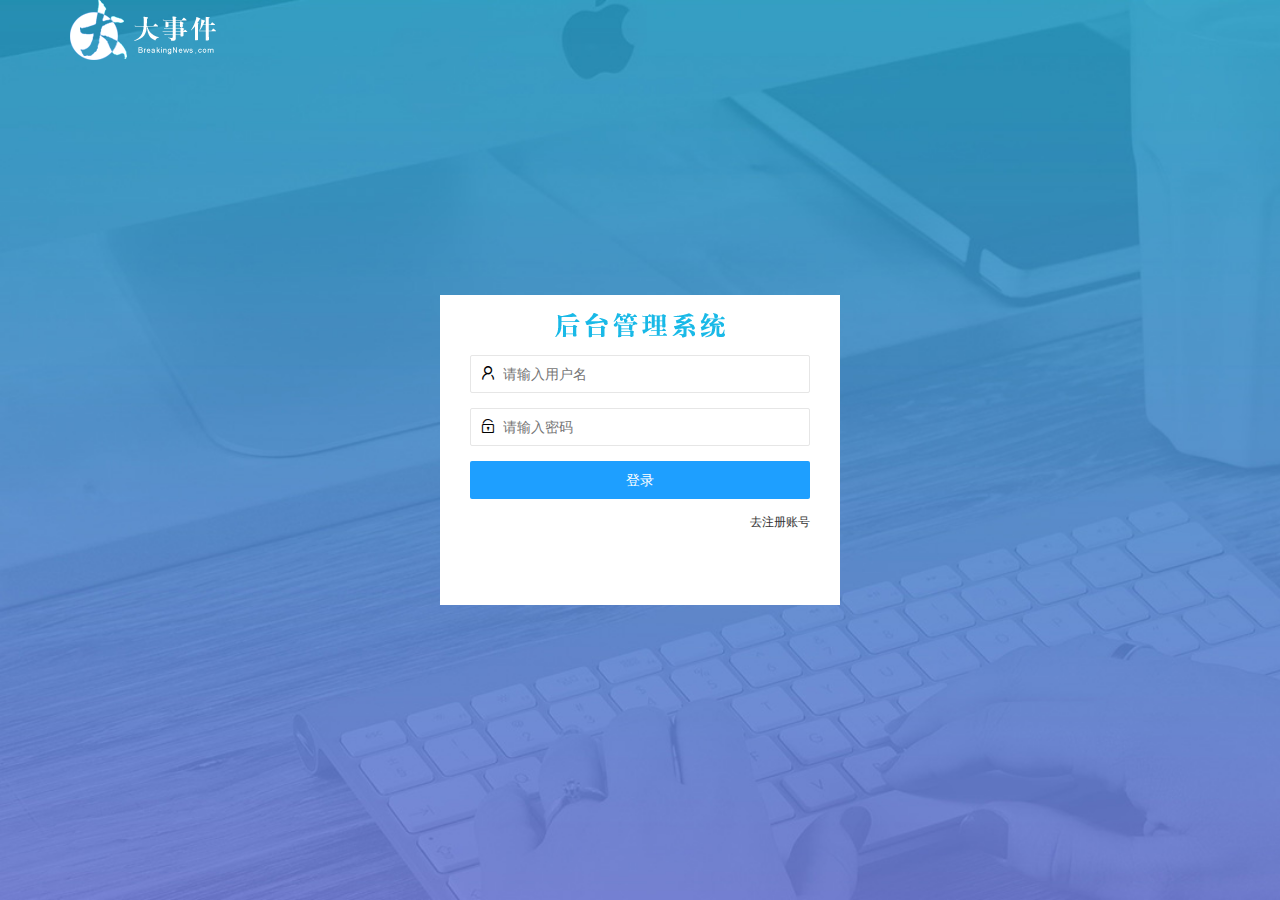
<file: login.html>
<!DOCTYPE html>
<html lang="en">

<head>
    <meta charset="UTF-8">
    <meta name="viewport" content="width=device-width, initial-scale=1.0">
    <title>大事件-注册/登录</title>
    <!-- 导入了layui的css文件 -->
    <link rel="stylesheet" href="/assets/lib/layui/css/layui.css">
    <!-- 导入了注册登录页面的css文件 -->
    <link rel="stylesheet" href="/assets/css/login.css">
</head>

<body>
    <div class="layui-main">
        <img src="/assets/images/logo.png" alt="">
    </div>
    <!-- 登录注册区域 -->
    <div class="loginAndRegBox">
        <div class="title-box"></div>
        <!-- 登录的djv -->
        <div class="login-box">
            <!-- 登录的表单 -->
            <form class="layui-form" id="form-login">
                <!-- 用户名账号 -->
                <div class="layui-form-item">
                    <i class="layui-icon layui-icon-username"></i>
                    <input type="text" name="username" required lay-verify="required" placeholder="请输入用户名"
                        autocomplete="off" class="layui-input">
                </div>
                <!-- 用户名密码 -->
                <div class="layui-form-item">
                    <i class="layui-icon layui-icon-password"></i>
                    <input type="password" name="password" required lay-verify="required|pwd" placeholder="请输入密码"
                        autocomplete="off" class="layui-input">
                </div>
                <!-- 提交按钮 -->
                <div class="layui-form-item ">
                    <button class="layui-btn layui-btn-fluid  layui-btn-normal" lay-submit>登录</button>
                </div>
                <!-- 去注册按钮 -->
                <div class="layui-form-item links">
                    <a href="javascript:;" id="reg_btn">去注册账号</a>
                </div>
            </form>

        </div>
        <!-- 注册的div -->
        <div class="reg-box">
            <!-- 注册的表单 -->
            <form class="layui-form" id="form-reg">
                <!-- 用户名账号 -->
                <div class="layui-form-item">
                    <i class="layui-icon layui-icon-username"></i>
                    <input type="text" name="username" required lay-verify="required" placeholder="请输入用户名"
                        autocomplete="off" class="layui-input">
                </div>
                <!-- 用户名密码 -->
                <div class="layui-form-item">
                    <i class="layui-icon layui-icon-password"></i>
                    <input type="password" name="password" required lay-verify="required" placeholder="请输入密码"
                        autocomplete="off" class="layui-input">
                </div>
                <!-- 用户确认密码 -->
                <div class="layui-form-item">
                    <i class="layui-icon layui-icon-password"></i>
                    <input type="password" name="repassword" required lay-verify="required|pwd|repwd"
                        placeholder="请再次确认密码" autocomplete="off" class="layui-input">
                </div>
                <!-- 提交按钮 -->
                <div class="layui-form-item ">
                    <button class="layui-btn layui-btn-fluid  layui-btn-normal" lay-submit>注册</button>
                </div>
                <!-- 去注册按钮 -->
                <div class="layui-form-item links">
                    <a href="javascript:;" id="login_btn">去登陆</a>
                </div>
            </form>
        </div>
    </div>
    <!-- 引入layui的js文件 -->
    <script src="/assets/lib/layui/layui.all.js"></script>
    <!-- 引入jquery -->
    <script src="/assets/lib/jquery.js"></script>
    <!-- 导入baseAPI.js -->
    <script src="/assets/js/baseAPI.js"></script>
    <!-- 引入自己的javascript脚本 -->
    <script src="/assets/js/login.js"></script>
</body>

</html>
</file>
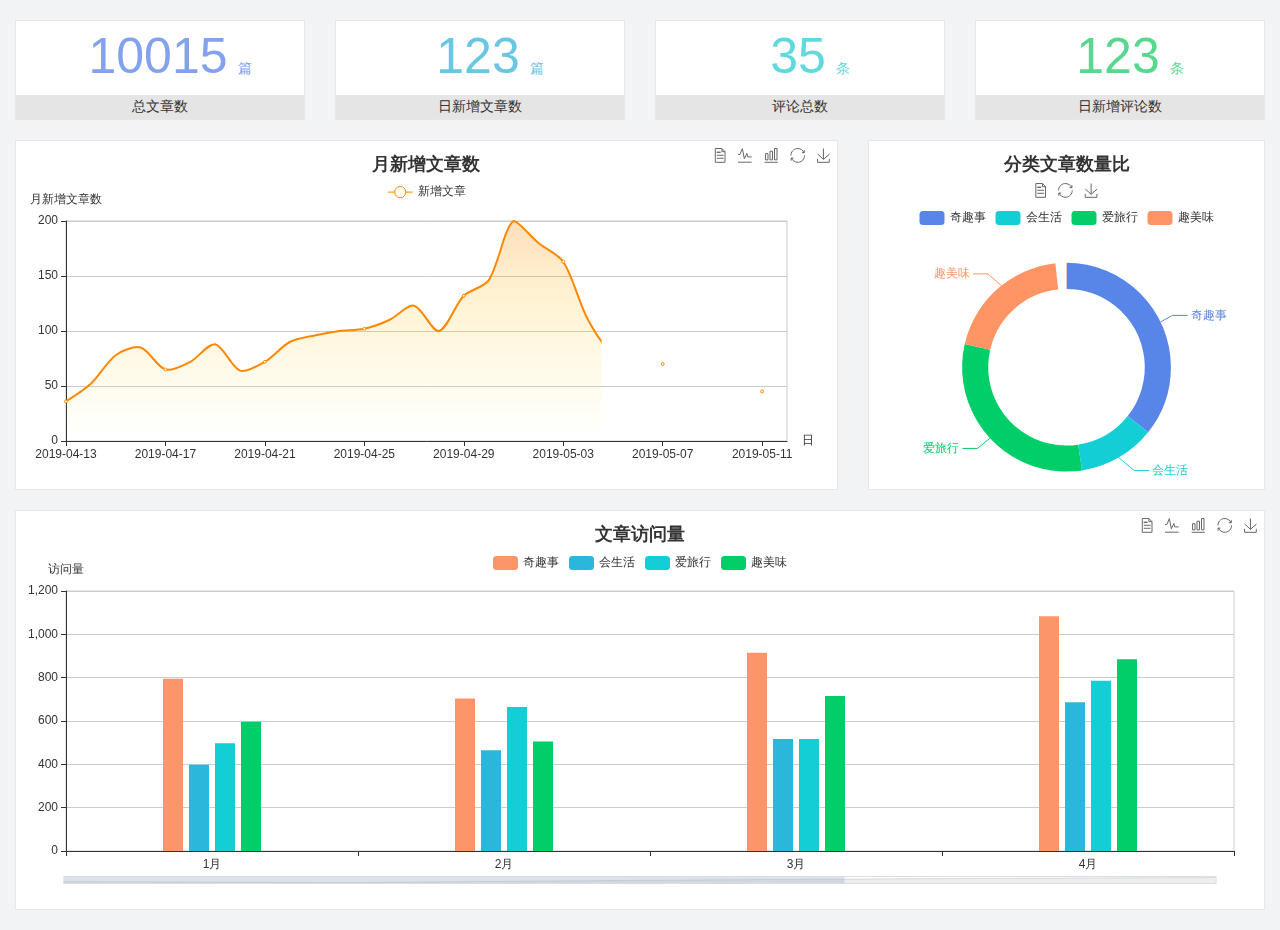
<file: home/dashboard.html>
<!DOCTYPE html>
<html lang="en">

<head>
  <meta charset="UTF-8">
  <meta name="viewport" content="width=device-width, initial-scale=1.0">
  <meta http-equiv="X-UA-Compatible" content="ie=edge">
  <title>图表统计</title>
  <link rel="stylesheet" href="../../assets/lib/bootstrap.css" />
  <link rel="stylesheet" href="../../assets/lib/main.css" />
  <script src="../../assets/lib/jquery.js"></script>
  <script type="text/javascript" src="../../assets/lib/echarts.min.js"></script>
</head>

<body>
  <div class="container-fluid">
    <div class="row spannel_list">
      <div class="col-sm-3 col-xs-6">
        <div class="spannel">
          <em>10015</em><span>篇</span>
          <b>总文章数</b>
        </div>
      </div>
      <div class="col-sm-3 col-xs-6">
        <div class="spannel scolor01">
          <em>123</em><span>篇</span>
          <b>日新增文章数</b>
        </div>
      </div>
      <div class="col-sm-3 col-xs-6">
        <div class="spannel scolor02">
          <em>35</em><span>条</span>
          <b>评论总数</b>
        </div>
      </div>
      <div class="col-sm-3 col-xs-6">
        <div class="spannel scolor03">
          <em>123</em><span>条</span>
          <b>日新增评论数</b>
        </div>
      </div>
    </div>
  </div>

  <div class="container-fluid">
    <div class="row curve-pie">
      <div class="col-lg-8 col-md-8">
        <div class="gragh_pannel" id="curve_show"></div>
      </div>
      <div class="col-lg-4 col-md-4">
        <div class="gragh_pannel" id="pie_show"></div>
      </div>
    </div>
  </div>

  <div class="container-fluid">
    <div class="column_pannel" id="column_show"></div>
  </div>

  <script>
    var oChart = echarts.init(document.getElementById('curve_show'));
    var aList_all = [
      { 'count': 36, 'date': '2019-04-13' },
      { 'count': 52, 'date': '2019-04-14' },
      { 'count': 78, 'date': '2019-04-15' },
      { 'count': 85, 'date': '2019-04-16' },
      { 'count': 65, 'date': '2019-04-17' },
      { 'count': 72, 'date': '2019-04-18' },
      { 'count': 88, 'date': '2019-04-19' },
      { 'count': 64, 'date': '2019-04-20' },
      { 'count': 72, 'date': '2019-04-21' },
      { 'count': 90, 'date': '2019-04-22' },
      { 'count': 96, 'date': '2019-04-23' },
      { 'count': 100, 'date': '2019-04-24' },
      { 'count': 102, 'date': '2019-04-25' },
      { 'count': 110, 'date': '2019-04-26' },
      { 'count': 123, 'date': '2019-04-27' },
      { 'count': 100, 'date': '2019-04-28' },
      { 'count': 132, 'date': '2019-04-29' },
      { 'count': 146, 'date': '2019-04-30' },
      { 'count': 200, 'date': '2019-05-01' },
      { 'count': 180, 'date': '2019-05-02' },
      { 'count': 163, 'date': '2019-05-03' },
      { 'count': 110, 'date': '2019-05-04' },
      { 'count': 80, 'date': '2019-05-05' },
      { 'count': 82, 'date': '2019-05-06' },
      { 'count': 70, 'date': '2019-05-07' },
      { 'count': 65, 'date': '2019-05-08' },
      { 'count': 54, 'date': '2019-05-09' },
      { 'count': 40, 'date': '2019-05-10' },
      { 'count': 45, 'date': '2019-05-11' },
      { 'count': 38, 'date': '2019-05-12' },
    ];

    let aCount = [];
    let aDate = [];

    for (var i = 0; i < aList_all.length; i++) {
      aCount.push(aList_all[i].count);
      aDate.push(aList_all[i].date);
    }

    var chartopt = {
      title: {
        text: '月新增文章数',
        left: 'center',
        top: '10'
      },
      tooltip: {
        trigger: 'axis'
      },
      legend: {
        data: ['新增文章'],
        top: '40'
      },
      toolbox: {
        show: true,
        feature: {
          mark: { show: true },
          dataView: { show: true, readOnly: false },
          magicType: { show: true, type: ['line', 'bar'] },
          restore: { show: true },
          saveAsImage: { show: true }
        }
      },
      calculable: true,
      xAxis: [
        {
          name: '日',
          type: 'category',
          boundaryGap: false,
          data: aDate
        }
      ],
      yAxis: [
        {
          name: '月新增文章数',
          type: 'value'
        }
      ],
      series: [
        {
          name: '新增文章',
          type: 'line',
          smooth: true,
          itemStyle: { normal: { areaStyle: { type: 'default' }, color: '#f80' }, lineStyle: { color: '#f80' } },
          data: aCount
        }],
      areaStyle: {
        normal: {
          color: new echarts.graphic.LinearGradient(0, 0, 0, 1, [{
            offset: 0,
            color: 'rgba(255,136,0,0.39)'
          }, {
            offset: .34,
            color: 'rgba(255,180,0,0.25)'
          }, {
            offset: 1,
            color: 'rgba(255,222,0,0.00)'
          }])

        }
      },
      grid: {
        show: true,
        x: 50,
        x2: 50,
        y: 80,
        height: 220
      }
    };

    oChart.setOption(chartopt);


    var oPie = echarts.init(document.getElementById('pie_show'));
    var oPieopt =
    {
      title: {
        top: 10,
        text: '分类文章数量比',
        x: 'center'
      },
      tooltip: {
        trigger: 'item',
        formatter: "{a} <br/>{b} : {c} ({d}%)"
      },
      color: ['#5885e8', '#13cfd5', '#00ce68', '#ff9565'],
      legend: {
        x: 'center',
        top: 65,
        data: ['奇趣事', '会生活', '爱旅行', '趣美味']
      },
      toolbox: {
        show: true,
        x: 'center',
        top: 35,
        feature: {
          mark: { show: true },
          dataView: { show: true, readOnly: false },
          magicType: {
            show: true,
            type: ['pie', 'funnel'],
            option: {
              funnel: {
                x: '25%',
                width: '50%',
                funnelAlign: 'left',
                max: 1548
              }
            }
          },
          restore: { show: true },
          saveAsImage: { show: true }
        }
      },
      calculable: true,
      series: [
        {
          name: '访问来源',
          type: 'pie',
          radius: ['45%', '60%'],
          center: ['50%', '65%'],
          data: [
            { value: 300, name: '奇趣事' },
            { value: 100, name: '会生活' },
            { value: 260, name: '爱旅行' },
            { value: 180, name: '趣美味' }
          ]
        }
      ]
    };
    oPie.setOption(oPieopt);



    var oColumn = this.echarts.init(document.getElementById('column_show'));
    var oColumnopt =
    {
      title: {
        text: '文章访问量',
        left: 'center',
        top: '10'
      },
      tooltip: {
        trigger: 'axis'
      },
      legend: {
        data: ['奇趣事', '会生活', '爱旅行', '趣美味'],
        top: '40'
      },
      toolbox: {
        show: true,
        feature: {
          mark: { show: true },
          dataView: { show: true, readOnly: false },
          magicType: { show: true, type: ['line', 'bar'] },
          restore: { show: true },
          saveAsImage: { show: true }
        }
      },
      calculable: true,
      xAxis: [
        {
          type: 'category',
          data: ['1月', '2月', '3月', '4月', '5月']
        }
      ],
      yAxis: [
        {
          name: '访问量',
          type: 'value'
        }
      ],
      series: [
        {
          name: '奇趣事',
          type: 'bar',
          barWidth: 20,
          itemStyle: {
            normal: { areaStyle: { type: 'default' }, color: '#fd956a' }
          },
          data: [800, 708, 920, 1090, 1200]
        },
        {
          name: '会生活',
          type: 'bar',
          barWidth: 20,
          itemStyle: {
            normal: { areaStyle: { type: 'default' }, color: '#2bb6db' }
          },
          data: [400, 468, 520, 690, 800]
        },
        {
          name: '爱旅行',
          type: 'bar',
          barWidth: 20,
          itemStyle: {
            normal: { areaStyle: { type: 'default' }, color: '#13cfd5' }
          },
          data: [500, 668, 520, 790, 900]
        },
        {
          name: '趣美味',
          type: 'bar',
          barWidth: 20,
          itemStyle: {
            normal: { areaStyle: { type: 'default' }, color: '#00ce68' }
          },
          data: [600, 508, 720, 890, 1000]
        }
      ],
      grid: {
        show: true,
        x: 50,
        x2: 30,
        y: 80,
        height: 260
      },
      dataZoom: [//给x轴设置滚动条
        {
          start: 0,//默认为0
          end: 100 - 1000 / 31,//默认为100
          type: 'slider',
          show: true,
          xAxisIndex: [0],
          handleSize: 0,//滑动条的 左右2个滑动条的大小
          height: 8,//组件高度
          left: 45, //左边的距离
          right: 50,//右边的距离
          bottom: 26,//右边的距离
          handleColor: '#ddd',//h滑动图标的颜色
          handleStyle: {
            borderColor: "#cacaca",
            borderWidth: "1",
            shadowBlur: 2,
            background: "#ddd",
            shadowColor: "#ddd",
          }
        }]
    };
    oColumn.setOption(oColumnopt);
  </script>
</body>

</html>
</file>
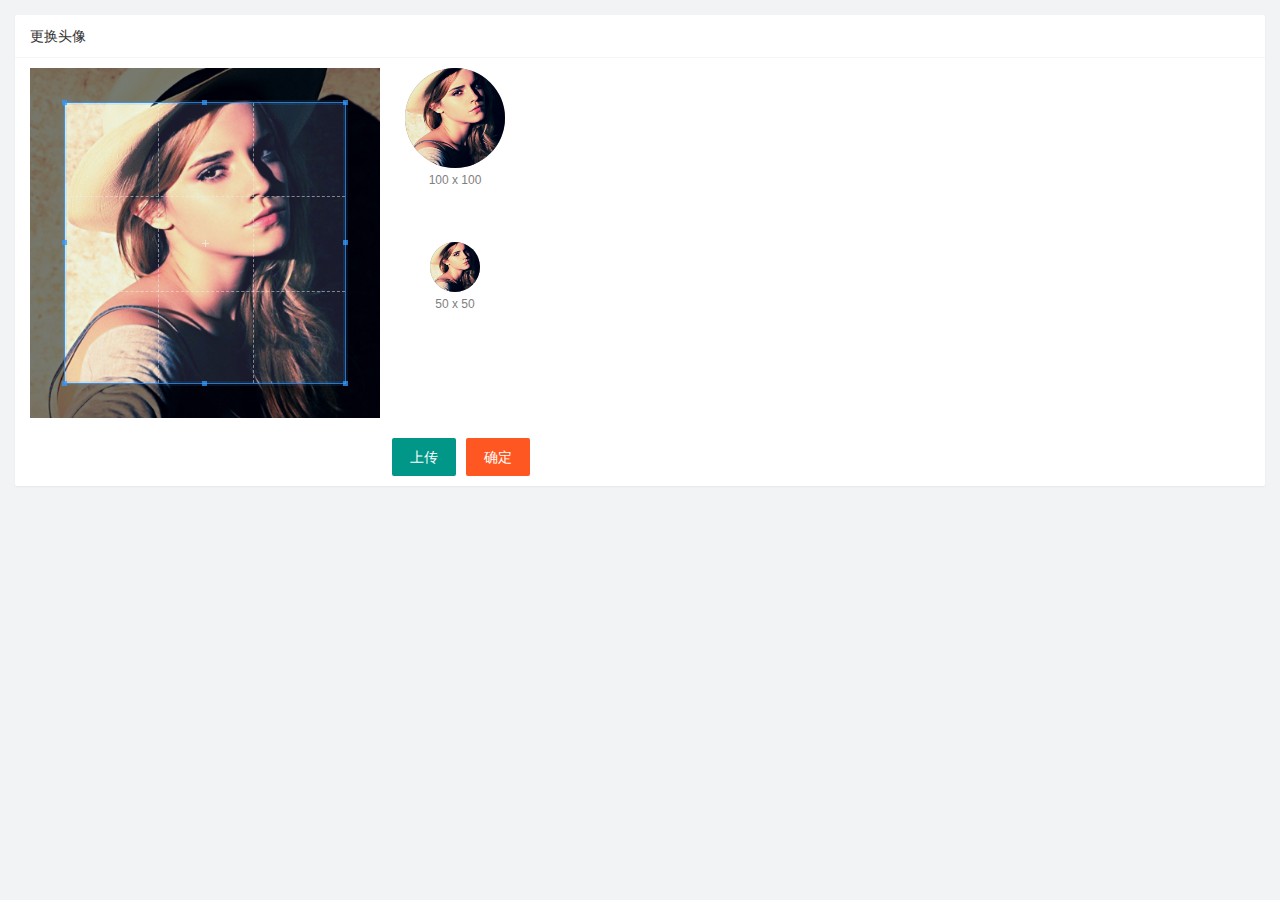
<file: user/user_avatar.html>
<!DOCTYPE html>
<html lang="en">

<head>
    <meta charset="UTF-8">
    <meta name="viewport" content="width=device-width, initial-scale=1.0">
    <title>Document</title>
    <link rel="stylesheet" href="/assets/lib/layui/css/layui.css">
    <link rel="stylesheet" href="/assets/css/user/user_avatar.css">
    <link rel="stylesheet" href="/assets/lib/cropper/cropper.css" />
</head>

<body>
    <div class="layui-card">
        <div class="layui-card-header">更换头像</div>
        <div class="layui-card-body">
            <!-- 第一行的图片裁剪和预览区域 -->
            <div class="row1">
                <!-- 图片裁剪区域 -->
                <div class="cropper-box">
                    <!-- 这个 img 标签很重要，将来会把它初始化为裁剪区域 -->
                    <img id="image" src="/assets/images/sample.jpg" />
                </div>
                <!-- 图片的预览区域 -->
                <div class="preview-box">
                    <div>
                        <!-- 宽高为 100px 的预览区域 -->
                        <div class="img-preview w100"></div>
                        <p class="size">100 x 100</p>
                    </div>
                    <div>
                        <!-- 宽高为 50px 的预览区域 -->
                        <div class="img-preview w50"></div>
                        <p class="size">50 x 50</p>
                    </div>
                </div>
            </div>

            <!-- 第二行的按钮区域 -->
            <div class="row2">
                <input type="file"  id="file" accept='images/png,image/jpg'>
                <button type="button" class="layui-btn" id="btnChooseImg">上传</button>
                <button type="button" class="layui-btn layui-btn-danger" id="btnUpload">确定</button>
            </div>
        </div>
    </div>

    <script src="/assets/lib/jquery.js"></script>
    <script src="/assets/lib/cropper/Cropper.js"></script>
    <script src="/assets/lib/cropper/jquery-cropper.js"></script>
    <script src="/assets/js/baseAPI.js"></script>
    <script src="/assets/lib/layui/layui.all.js"></script>
    <script src="/assets/js/user/user_avatar.js"></script>
</body>

</html>
</file>
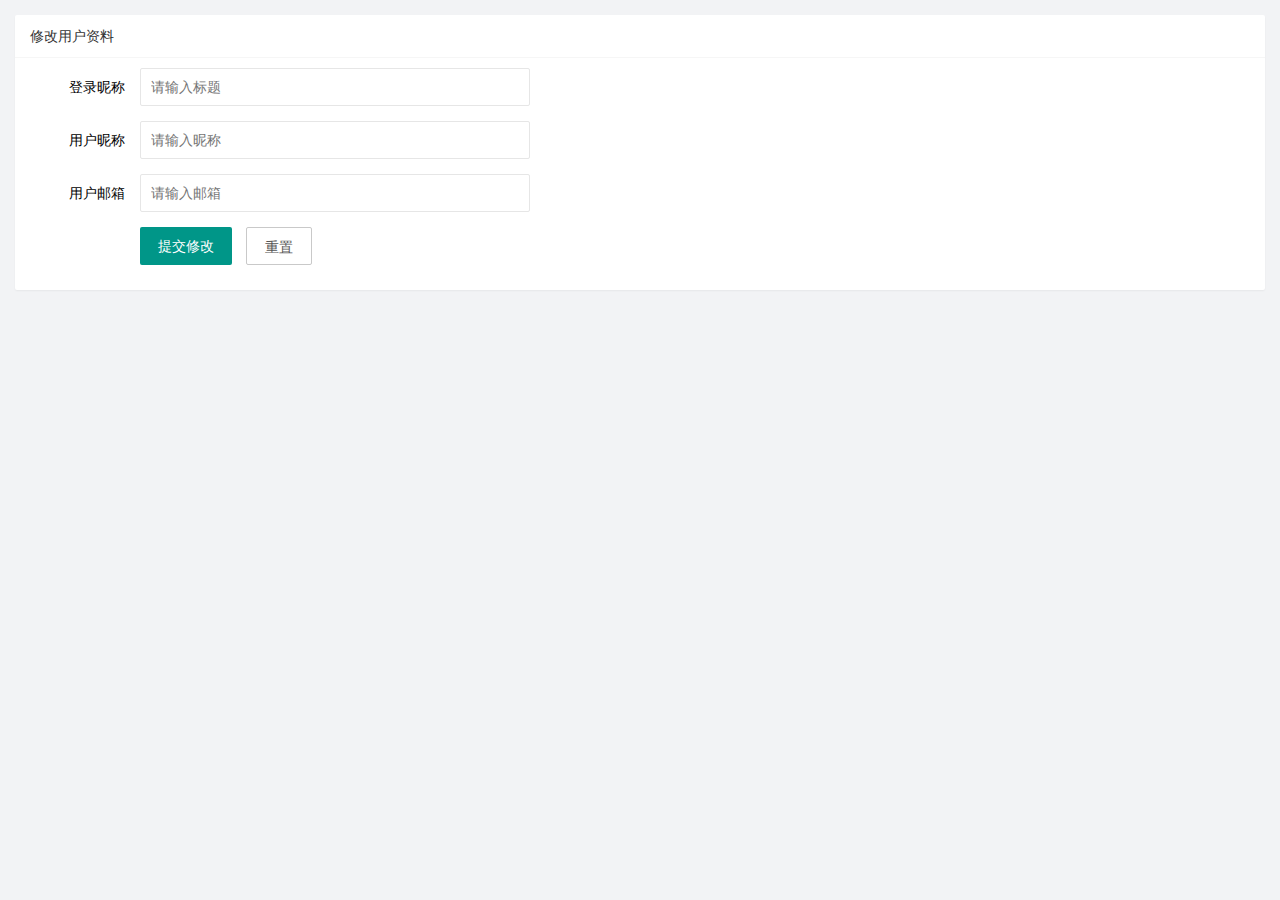
<file: user/user_info.html>
<!DOCTYPE html>
<html lang="en">

<head>
    <meta charset="UTF-8">
    <meta name="viewport" content="width=device-width, initial-scale=1.0">
    <title>Document</title>
    <!-- 导入layui的css文件 -->
    <link rel="stylesheet" href="/assets/lib/layui/css/layui.css">
    <!-- 导入自己的css文件 -->
    <link rel="stylesheet" href="/assets/css/user/user_info.css">
</head>

<body>
    <div class="layui-card">
        <div class="layui-card-header">修改用户资料</div>
        <div class="layui-card-body">
            <form class="layui-form" lay-filter="formUserInfo">
                <input type="hidden" name="id">
                <div class="layui-form-item">
                    <label class="layui-form-label">登录昵称</label>
                    <div class="layui-input-block">
                        <input type="text" name="username" required placeholder="请输入标题" autocomplete="off"
                            class="layui-input" readonly />
                    </div>
                </div>
                <div class="layui-form-item">
                    <label class="layui-form-label">用户昵称</label>
                    <div class="layui-input-block">
                        <input type="text" name="nickname" required lay-verify="required|nikename" placeholder="请输入昵称"
                            autocomplete="off" class="layui-input">
                    </div>
                </div>
                <div class="layui-form-item">
                    <label class="layui-form-label">用户邮箱</label>
                    <div class="layui-input-block">
                        <input type="text" name="email" required lay-verify="required|email" placeholder="请输入邮箱"
                            autocomplete="off" class="layui-input">
                    </div>
                </div>
                <div class="layui-form-item">
                    <div class="layui-input-block">
                        <button class="layui-btn" lay-submit lay-filter="formDemo">提交修改</button>
                        <button type="reset" class="layui-btn layui-btn-primary " id="btnReset">重置</button>
                    </div>
                </div>
            </form>
        </div>
    </div>
    <!--导入layui的js文件 -->
    <script src="/assets/lib/layui/layui.all.js"></script>
    <!-- 导入jquery的js文件 -->
    <script src="/assets/lib/jquery.js"></script>
    <!-- 导入baseAPI文件 -->
    <script src='/assets/js/baseAPI.js'></script>
    <!-- 导入自己的js文件 -->
    <script src="/assets/js/user/user_info.js"></script>
</body>

</html>
</file>
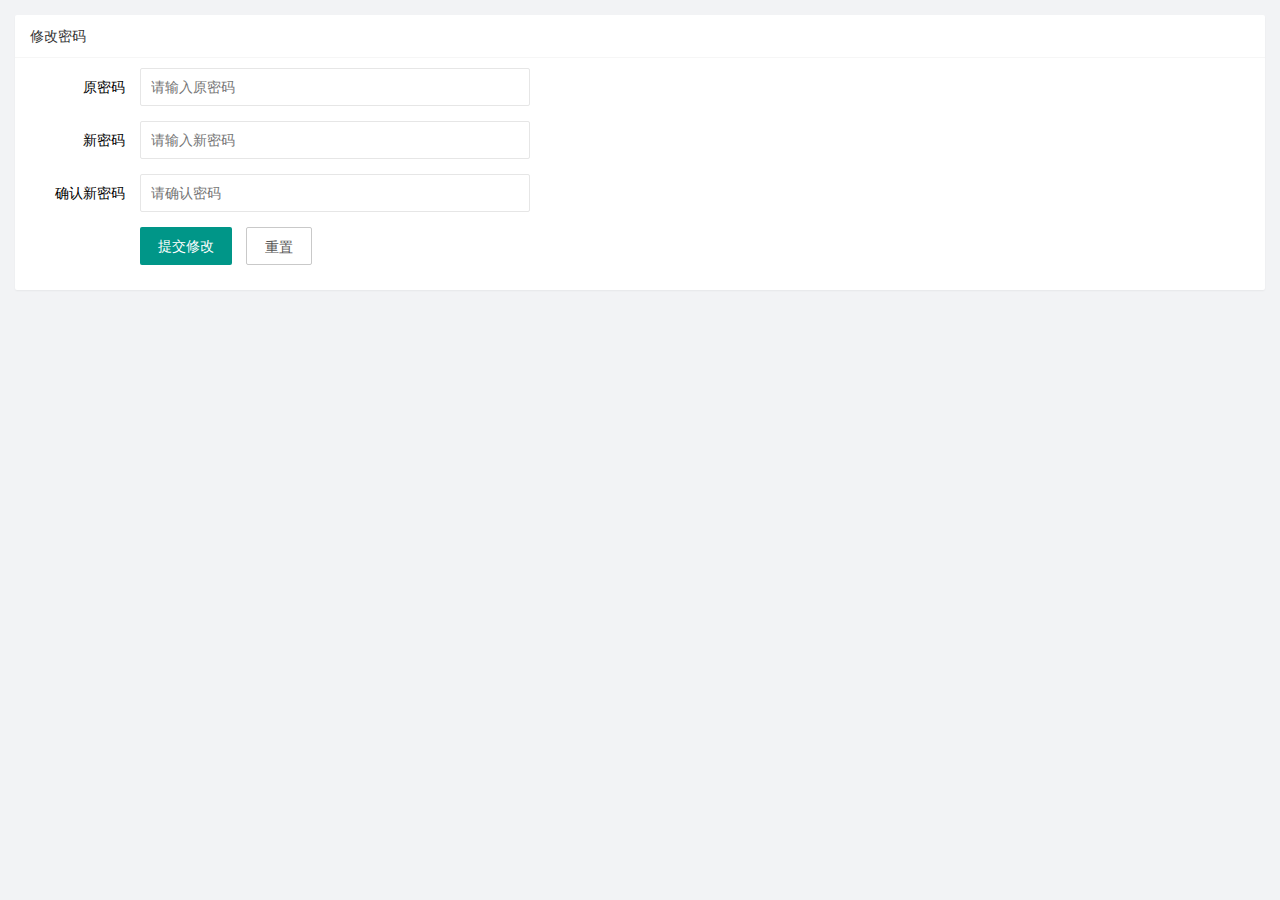
<file: user/user_pwd.html>
<!DOCTYPE html>
<html lang="en">

<head>
    <meta charset="UTF-8">
    <meta name="viewport" content="width=device-width, initial-scale=1.0">
    <title>Document</title>
    <!-- 导入layui的css文件 -->
    <link rel="stylesheet" href="/assets/lib/layui/css/layui.css">
    <!-- 导入自己的css文件 -->
    <link rel="stylesheet" href="/assets/css/user/user_pwd.css">
</head>

<body>
    <div class="layui-card">
        <div class="layui-card-header">修改密码</div>
        <div class="layui-card-body">
            <form class="layui-form">
                <input type="hidden" name="id">
                <div class="layui-form-item">
                    <label class="layui-form-label">原密码</label>
                    <div class="layui-input-block">
                        <input type="password" name="oldPwd" required lay-verify="required|pwd" placeholder="请输入原密码"
                            autocomplete="off" class="layui-input" />
                    </div>
                </div>
                <div class="layui-form-item">
                    <label class="layui-form-label">新密码</label>
                    <div class="layui-input-block">
                        <input type="password" name="newPwd" required lay-verify="required|pwd|samePwd"
                            placeholder="请输入新密码" autocomplete="off" class="layui-input">
                    </div>
                </div>
                <div class="layui-form-item">
                    <label class="layui-form-label">确认新密码</label>
                    <div class="layui-input-block">
                        <input type="password" name="rePwd" required lay-verify="required|pwd|rePwd" placeholder="请确认密码"
                            autocomplete="off" class="layui-input">
                    </div>
                </div>
                <div class="layui-form-item">
                    <div class="layui-input-block">
                        <button class="layui-btn" lay-submit lay-filter="formDemo">提交修改</button>
                        <button type="reset" class="layui-btn layui-btn-primary " id="btnReset">重置</button>
                    </div>
                </div>
            </form>
        </div>
    </div>
    <!--导入layui的js文件 -->
    <script src="/assets/lib/layui/layui.all.js"></script>
    <!-- 导入jquery的js文件 -->
    <script src="/assets/lib/jquery.js"></script>
    <!-- 导入baseAPI文件 -->
    <script src='/assets/js/baseAPI.js'></script>
    <!-- 导入自己的js文件 -->
    <script src="/assets/js/user/user_pwd.js"></script>
</body>

</html>
</file>
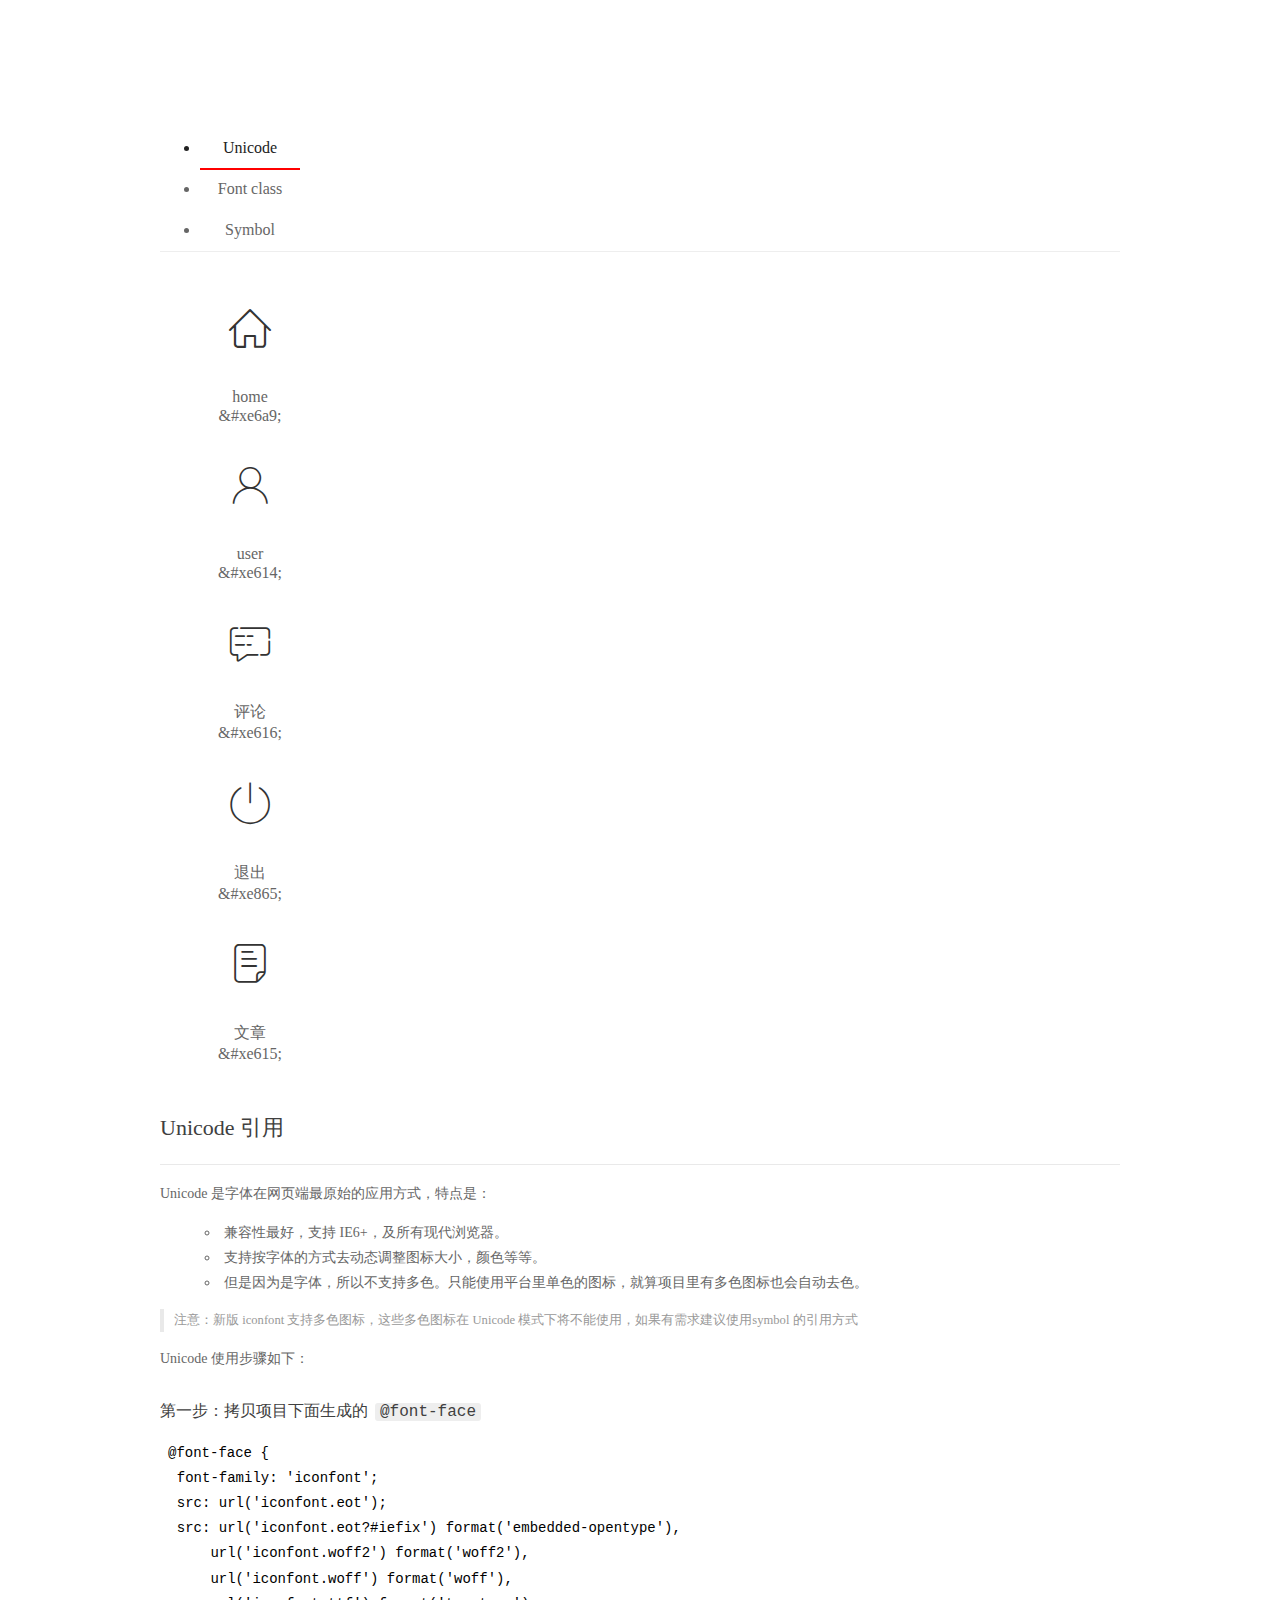
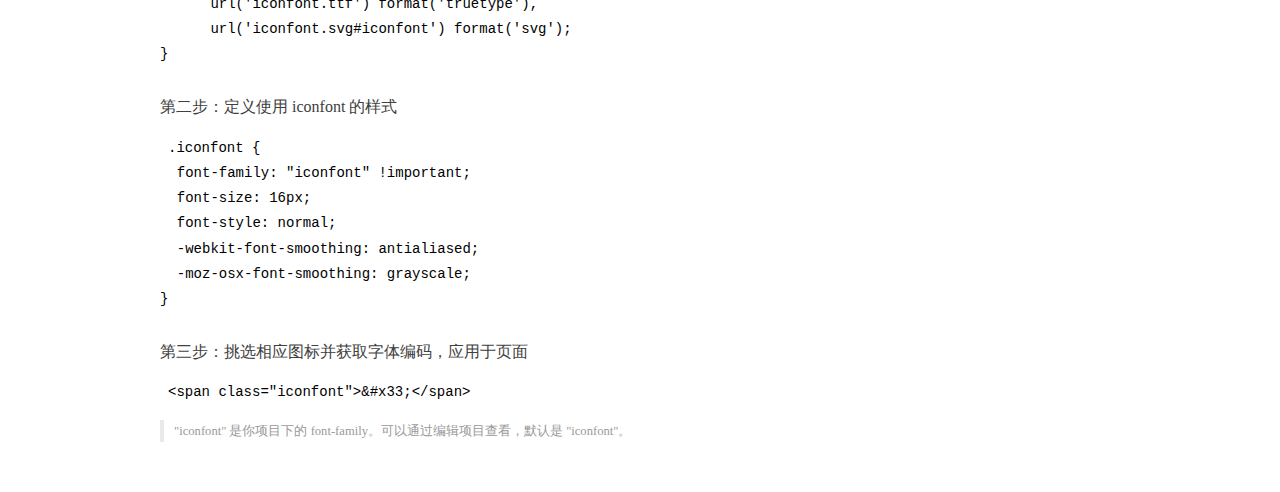
<file: assets/fonts/demo_index.html>
<!DOCTYPE html>
<html>
<head>
  <meta charset="utf-8"/>
  <title>IconFont Demo</title>
  <link rel="shortcut icon" href="https://gtms04.alicdn.com/tps/i4/TB1_oz6GVXXXXaFXpXXJDFnIXXX-64-64.ico" type="image/x-icon"/>
  <link rel="stylesheet" href="https://g.alicdn.com/thx/cube/1.3.2/cube.min.css">
  <link rel="stylesheet" href="demo.css">
  <link rel="stylesheet" href="iconfont.css">
  <script src="iconfont.js"></script>
  <!-- jQuery -->
  <script src="https://a1.alicdn.com/oss/uploads/2018/12/26/7bfddb60-08e8-11e9-9b04-53e73bb6408b.js"></script>
  <!-- 代码高亮 -->
  <script src="https://a1.alicdn.com/oss/uploads/2018/12/26/a3f714d0-08e6-11e9-8a15-ebf944d7534c.js"></script>
</head>
<body>
  <div class="main">
    <h1 class="logo"><a href="https://www.iconfont.cn/" title="iconfont 首页" target="_blank">&#xe86b;</a></h1>
    <div class="nav-tabs">
      <ul id="tabs" class="dib-box">
        <li class="dib active"><span>Unicode</span></li>
        <li class="dib"><span>Font class</span></li>
        <li class="dib"><span>Symbol</span></li>
      </ul>
      
    </div>
    <div class="tab-container">
      <div class="content unicode" style="display: block;">
          <ul class="icon_lists dib-box">
          
            <li class="dib">
              <span class="icon iconfont">&#xe6a9;</span>
                <div class="name">home</div>
                <div class="code-name">&amp;#xe6a9;</div>
              </li>
          
            <li class="dib">
              <span class="icon iconfont">&#xe614;</span>
                <div class="name">user</div>
                <div class="code-name">&amp;#xe614;</div>
              </li>
          
            <li class="dib">
              <span class="icon iconfont">&#xe616;</span>
                <div class="name">评论</div>
                <div class="code-name">&amp;#xe616;</div>
              </li>
          
            <li class="dib">
              <span class="icon iconfont">&#xe865;</span>
                <div class="name">退出</div>
                <div class="code-name">&amp;#xe865;</div>
              </li>
          
            <li class="dib">
              <span class="icon iconfont">&#xe615;</span>
                <div class="name">文章</div>
                <div class="code-name">&amp;#xe615;</div>
              </li>
          
          </ul>
          <div class="article markdown">
          <h2 id="unicode-">Unicode 引用</h2>
          <hr>

          <p>Unicode 是字体在网页端最原始的应用方式，特点是：</p>
          <ul>
            <li>兼容性最好，支持 IE6+，及所有现代浏览器。</li>
            <li>支持按字体的方式去动态调整图标大小，颜色等等。</li>
            <li>但是因为是字体，所以不支持多色。只能使用平台里单色的图标，就算项目里有多色图标也会自动去色。</li>
          </ul>
          <blockquote>
            <p>注意：新版 iconfont 支持多色图标，这些多色图标在 Unicode 模式下将不能使用，如果有需求建议使用symbol 的引用方式</p>
          </blockquote>
          <p>Unicode 使用步骤如下：</p>
          <h3 id="-font-face">第一步：拷贝项目下面生成的 <code>@font-face</code></h3>
<pre><code class="language-css"
>@font-face {
  font-family: 'iconfont';
  src: url('iconfont.eot');
  src: url('iconfont.eot?#iefix') format('embedded-opentype'),
      url('iconfont.woff2') format('woff2'),
      url('iconfont.woff') format('woff'),
      url('iconfont.ttf') format('truetype'),
      url('iconfont.svg#iconfont') format('svg');
}
</code></pre>
          <h3 id="-iconfont-">第二步：定义使用 iconfont 的样式</h3>
<pre><code class="language-css"
>.iconfont {
  font-family: "iconfont" !important;
  font-size: 16px;
  font-style: normal;
  -webkit-font-smoothing: antialiased;
  -moz-osx-font-smoothing: grayscale;
}
</code></pre>
          <h3 id="-">第三步：挑选相应图标并获取字体编码，应用于页面</h3>
<pre>
<code class="language-html"
>&lt;span class="iconfont"&gt;&amp;#x33;&lt;/span&gt;
</code></pre>
          <blockquote>
            <p>"iconfont" 是你项目下的 font-family。可以通过编辑项目查看，默认是 "iconfont"。</p>
          </blockquote>
          </div>
      </div>
      <div class="content font-class">
        <ul class="icon_lists dib-box">
          
          <li class="dib">
            <span class="icon iconfont icon-home"></span>
            <div class="name">
              home
            </div>
            <div class="code-name">.icon-home
            </div>
          </li>
          
          <li class="dib">
            <span class="icon iconfont icon-user"></span>
            <div class="name">
              user
            </div>
            <div class="code-name">.icon-user
            </div>
          </li>
          
          <li class="dib">
            <span class="icon iconfont icon-pinglun"></span>
            <div class="name">
              评论
            </div>
            <div class="code-name">.icon-pinglun
            </div>
          </li>
          
          <li class="dib">
            <span class="icon iconfont icon-tuichu"></span>
            <div class="name">
              退出
            </div>
            <div class="code-name">.icon-tuichu
            </div>
          </li>
          
          <li class="dib">
            <span class="icon iconfont icon-16"></span>
            <div class="name">
              文章
            </div>
            <div class="code-name">.icon-16
            </div>
          </li>
          
        </ul>
        <div class="article markdown">
        <h2 id="font-class-">font-class 引用</h2>
        <hr>

        <p>font-class 是 Unicode 使用方式的一种变种，主要是解决 Unicode 书写不直观，语意不明确的问题。</p>
        <p>与 Unicode 使用方式相比，具有如下特点：</p>
        <ul>
          <li>兼容性良好，支持 IE8+，及所有现代浏览器。</li>
          <li>相比于 Unicode 语意明确，书写更直观。可以很容易分辨这个 icon 是什么。</li>
          <li>因为使用 class 来定义图标，所以当要替换图标时，只需要修改 class 里面的 Unicode 引用。</li>
          <li>不过因为本质上还是使用的字体，所以多色图标还是不支持的。</li>
        </ul>
        <p>使用步骤如下：</p>
        <h3 id="-fontclass-">第一步：引入项目下面生成的 fontclass 代码：</h3>
<pre><code class="language-html">&lt;link rel="stylesheet" href="./iconfont.css"&gt;
</code></pre>
        <h3 id="-">第二步：挑选相应图标并获取类名，应用于页面：</h3>
<pre><code class="language-html">&lt;span class="iconfont icon-xxx"&gt;&lt;/span&gt;
</code></pre>
        <blockquote>
          <p>"
            iconfont" 是你项目下的 font-family。可以通过编辑项目查看，默认是 "iconfont"。</p>
        </blockquote>
      </div>
      </div>
      <div class="content symbol">
          <ul class="icon_lists dib-box">
          
            <li class="dib">
                <svg class="icon svg-icon" aria-hidden="true">
                  <use xlink:href="#icon-home"></use>
                </svg>
                <div class="name">home</div>
                <div class="code-name">#icon-home</div>
            </li>
          
            <li class="dib">
                <svg class="icon svg-icon" aria-hidden="true">
                  <use xlink:href="#icon-user"></use>
                </svg>
                <div class="name">user</div>
                <div class="code-name">#icon-user</div>
            </li>
          
            <li class="dib">
                <svg class="icon svg-icon" aria-hidden="true">
                  <use xlink:href="#icon-pinglun"></use>
                </svg>
                <div class="name">评论</div>
                <div class="code-name">#icon-pinglun</div>
            </li>
          
            <li class="dib">
                <svg class="icon svg-icon" aria-hidden="true">
                  <use xlink:href="#icon-tuichu"></use>
                </svg>
                <div class="name">退出</div>
                <div class="code-name">#icon-tuichu</div>
            </li>
          
            <li class="dib">
                <svg class="icon svg-icon" aria-hidden="true">
                  <use xlink:href="#icon-16"></use>
                </svg>
                <div class="name">文章</div>
                <div class="code-name">#icon-16</div>
            </li>
          
          </ul>
          <div class="article markdown">
          <h2 id="symbol-">Symbol 引用</h2>
          <hr>

          <p>这是一种全新的使用方式，应该说这才是未来的主流，也是平台目前推荐的用法。相关介绍可以参考这篇<a href="">文章</a>
            这种用法其实是做了一个 SVG 的集合，与另外两种相比具有如下特点：</p>
          <ul>
            <li>支持多色图标了，不再受单色限制。</li>
            <li>通过一些技巧，支持像字体那样，通过 <code>font-size</code>, <code>color</code> 来调整样式。</li>
            <li>兼容性较差，支持 IE9+，及现代浏览器。</li>
            <li>浏览器渲染 SVG 的性能一般，还不如 png。</li>
          </ul>
          <p>使用步骤如下：</p>
          <h3 id="-symbol-">第一步：引入项目下面生成的 symbol 代码：</h3>
<pre><code class="language-html">&lt;script src="./iconfont.js"&gt;&lt;/script&gt;
</code></pre>
          <h3 id="-css-">第二步：加入通用 CSS 代码（引入一次就行）：</h3>
<pre><code class="language-html">&lt;style&gt;
.icon {
  width: 1em;
  height: 1em;
  vertical-align: -0.15em;
  fill: currentColor;
  overflow: hidden;
}
&lt;/style&gt;
</code></pre>
          <h3 id="-">第三步：挑选相应图标并获取类名，应用于页面：</h3>
<pre><code class="language-html">&lt;svg class="icon" aria-hidden="true"&gt;
  &lt;use xlink:href="#icon-xxx"&gt;&lt;/use&gt;
&lt;/svg&gt;
</code></pre>
          </div>
      </div>

    </div>
  </div>
  <script>
  $(document).ready(function () {
      $('.tab-container .content:first').show()

      $('#tabs li').click(function (e) {
        var tabContent = $('.tab-container .content')
        var index = $(this).index()

        if ($(this).hasClass('active')) {
          return
        } else {
          $('#tabs li').removeClass('active')
          $(this).addClass('active')

          tabContent.hide().eq(index).fadeIn()
        }
      })
    })
  </script>
</body>
</html>
</file>
<file: assets/lib/layui/css/layui.css>
/** layui-v2.5.5 MIT License By https://www.layui.com */
 .layui-inline,img{display:inline-block;vertical-align:middle}h1,h2,h3,h4,h5,h6{font-weight:400}.layui-edge,.layui-header,.layui-inline,.layui-main{position:relative}.layui-body,.layui-edge,.layui-elip{overflow:hidden}.layui-btn,.layui-edge,.layui-inline,img{vertical-align:middle}.layui-btn,.layui-disabled,.layui-icon,.layui-unselect{-moz-user-select:none;-webkit-user-select:none;-ms-user-select:none}.layui-elip,.layui-form-checkbox span,.layui-form-pane .layui-form-label{text-overflow:ellipsis;white-space:nowrap}.layui-breadcrumb,.layui-tree-btnGroup{visibility:hidden}blockquote,body,button,dd,div,dl,dt,form,h1,h2,h3,h4,h5,h6,input,li,ol,p,pre,td,textarea,th,ul{margin:0;padding:0;-webkit-tap-highlight-color:rgba(0,0,0,0)}a:active,a:hover{outline:0}img{border:none}li{list-style:none}table{border-collapse:collapse;border-spacing:0}h4,h5,h6{font-size:100%}button,input,optgroup,option,select,textarea{font-family:inherit;font-size:inherit;font-style:inherit;font-weight:inherit;outline:0}pre{white-space:pre-wrap;white-space:-moz-pre-wrap;white-space:-pre-wrap;white-space:-o-pre-wrap;word-wrap:break-word}body{line-height:24px;font:14px Helvetica Neue,Helvetica,PingFang SC,Tahoma,Arial,sans-serif}hr{height:1px;margin:10px 0;border:0;clear:both}a{color:#333;text-decoration:none}a:hover{color:#777}a cite{font-style:normal;*cursor:pointer}.layui-border-box,.layui-border-box *{box-sizing:border-box}.layui-box,.layui-box *{box-sizing:content-box}.layui-clear{clear:both;*zoom:1}.layui-clear:after{content:'\20';clear:both;*zoom:1;display:block;height:0}.layui-inline{*display:inline;*zoom:1}.layui-edge{display:inline-block;width:0;height:0;border-width:6px;border-style:dashed;border-color:transparent}.layui-edge-top{top:-4px;border-bottom-color:#999;border-bottom-style:solid}.layui-edge-right{border-left-color:#999;border-left-style:solid}.layui-edge-bottom{top:2px;border-top-color:#999;border-top-style:solid}.layui-edge-left{border-right-color:#999;border-right-style:solid}.layui-disabled,.layui-disabled:hover{color:#d2d2d2!important;cursor:not-allowed!important}.layui-circle{border-radius:100%}.layui-show{display:block!important}.layui-hide{display:none!important}@font-face{font-family:layui-icon;src:url(../font/iconfont.eot?v=250);src:url(../font/iconfont.eot?v=250#iefix) format('embedded-opentype'),url(../font/iconfont.woff2?v=250) format('woff2'),url(../font/iconfont.woff?v=250) format('woff'),url(../font/iconfont.ttf?v=250) format('truetype'),url(../font/iconfont.svg?v=250#layui-icon) format('svg')}.layui-icon{font-family:layui-icon!important;font-size:16px;font-style:normal;-webkit-font-smoothing:antialiased;-moz-osx-font-smoothing:grayscale}.layui-icon-reply-fill:before{content:"\e611"}.layui-icon-set-fill:before{content:"\e614"}.layui-icon-menu-fill:before{content:"\e60f"}.layui-icon-search:before{content:"\e615"}.layui-icon-share:before{content:"\e641"}.layui-icon-set-sm:before{content:"\e620"}.layui-icon-engine:before{content:"\e628"}.layui-icon-close:before{content:"\1006"}.layui-icon-close-fill:before{content:"\1007"}.layui-icon-chart-screen:before{content:"\e629"}.layui-icon-star:before{content:"\e600"}.layui-icon-circle-dot:before{content:"\e617"}.layui-icon-chat:before{content:"\e606"}.layui-icon-release:before{content:"\e609"}.layui-icon-list:before{content:"\e60a"}.layui-icon-chart:before{content:"\e62c"}.layui-icon-ok-circle:before{content:"\1005"}.layui-icon-layim-theme:before{content:"\e61b"}.layui-icon-table:before{content:"\e62d"}.layui-icon-right:before{content:"\e602"}.layui-icon-left:before{content:"\e603"}.layui-icon-cart-simple:before{content:"\e698"}.layui-icon-face-cry:before{content:"\e69c"}.layui-icon-face-smile:before{content:"\e6af"}.layui-icon-survey:before{content:"\e6b2"}.layui-icon-tree:before{content:"\e62e"}.layui-icon-upload-circle:before{content:"\e62f"}.layui-icon-add-circle:before{content:"\e61f"}.layui-icon-download-circle:before{content:"\e601"}.layui-icon-templeate-1:before{content:"\e630"}.layui-icon-util:before{content:"\e631"}.layui-icon-face-surprised:before{content:"\e664"}.layui-icon-edit:before{content:"\e642"}.layui-icon-speaker:before{content:"\e645"}.layui-icon-down:before{content:"\e61a"}.layui-icon-file:before{content:"\e621"}.layui-icon-layouts:before{content:"\e632"}.layui-icon-rate-half:before{content:"\e6c9"}.layui-icon-add-circle-fine:before{content:"\e608"}.layui-icon-prev-circle:before{content:"\e633"}.layui-icon-read:before{content:"\e705"}.layui-icon-404:before{content:"\e61c"}.layui-icon-carousel:before{content:"\e634"}.layui-icon-help:before{content:"\e607"}.layui-icon-code-circle:before{content:"\e635"}.layui-icon-water:before{content:"\e636"}.layui-icon-username:before{content:"\e66f"}.layui-icon-find-fill:before{content:"\e670"}.layui-icon-about:before{content:"\e60b"}.layui-icon-location:before{content:"\e715"}.layui-icon-up:before{content:"\e619"}.layui-icon-pause:before{content:"\e651"}.layui-icon-date:before{content:"\e637"}.layui-icon-layim-uploadfile:before{content:"\e61d"}.layui-icon-delete:before{content:"\e640"}.layui-icon-play:before{content:"\e652"}.layui-icon-top:before{content:"\e604"}.layui-icon-friends:before{content:"\e612"}.layui-icon-refresh-3:before{content:"\e9aa"}.layui-icon-ok:before{content:"\e605"}.layui-icon-layer:before{content:"\e638"}.layui-icon-face-smile-fine:before{content:"\e60c"}.layui-icon-dollar:before{content:"\e659"}.layui-icon-group:before{content:"\e613"}.layui-icon-layim-download:before{content:"\e61e"}.layui-icon-picture-fine:before{content:"\e60d"}.layui-icon-link:before{content:"\e64c"}.layui-icon-diamond:before{content:"\e735"}.layui-icon-log:before{content:"\e60e"}.layui-icon-rate-solid:before{content:"\e67a"}.layui-icon-fonts-del:before{content:"\e64f"}.layui-icon-unlink:before{content:"\e64d"}.layui-icon-fonts-clear:before{content:"\e639"}.layui-icon-triangle-r:before{content:"\e623"}.layui-icon-circle:before{content:"\e63f"}.layui-icon-radio:before{content:"\e643"}.layui-icon-align-center:before{content:"\e647"}.layui-icon-align-right:before{content:"\e648"}.layui-icon-align-left:before{content:"\e649"}.layui-icon-loading-1:before{content:"\e63e"}.layui-icon-return:before{content:"\e65c"}.layui-icon-fonts-strong:before{content:"\e62b"}.layui-icon-upload:before{content:"\e67c"}.layui-icon-dialogue:before{content:"\e63a"}.layui-icon-video:before{content:"\e6ed"}.layui-icon-headset:before{content:"\e6fc"}.layui-icon-cellphone-fine:before{content:"\e63b"}.layui-icon-add-1:before{content:"\e654"}.layui-icon-face-smile-b:before{content:"\e650"}.layui-icon-fonts-html:before{content:"\e64b"}.layui-icon-form:before{content:"\e63c"}.layui-icon-cart:before{content:"\e657"}.layui-icon-camera-fill:before{content:"\e65d"}.layui-icon-tabs:before{content:"\e62a"}.layui-icon-fonts-code:before{content:"\e64e"}.layui-icon-fire:before{content:"\e756"}.layui-icon-set:before{content:"\e716"}.layui-icon-fonts-u:before{content:"\e646"}.layui-icon-triangle-d:before{content:"\e625"}.layui-icon-tips:before{content:"\e702"}.layui-icon-picture:before{content:"\e64a"}.layui-icon-more-vertical:before{content:"\e671"}.layui-icon-flag:before{content:"\e66c"}.layui-icon-loading:before{content:"\e63d"}.layui-icon-fonts-i:before{content:"\e644"}.layui-icon-refresh-1:before{content:"\e666"}.layui-icon-rmb:before{content:"\e65e"}.layui-icon-home:before{content:"\e68e"}.layui-icon-user:before{content:"\e770"}.layui-icon-notice:before{content:"\e667"}.layui-icon-login-weibo:before{content:"\e675"}.layui-icon-voice:before{content:"\e688"}.layui-icon-upload-drag:before{content:"\e681"}.layui-icon-login-qq:before{content:"\e676"}.layui-icon-snowflake:before{content:"\e6b1"}.layui-icon-file-b:before{content:"\e655"}.layui-icon-template:before{content:"\e663"}.layui-icon-auz:before{content:"\e672"}.layui-icon-console:before{content:"\e665"}.layui-icon-app:before{content:"\e653"}.layui-icon-prev:before{content:"\e65a"}.layui-icon-website:before{content:"\e7ae"}.layui-icon-next:before{content:"\e65b"}.layui-icon-component:before{content:"\e857"}.layui-icon-more:before{content:"\e65f"}.layui-icon-login-wechat:before{content:"\e677"}.layui-icon-shrink-right:before{content:"\e668"}.layui-icon-spread-left:before{content:"\e66b"}.layui-icon-camera:before{content:"\e660"}.layui-icon-note:before{content:"\e66e"}.layui-icon-refresh:before{content:"\e669"}.layui-icon-female:before{content:"\e661"}.layui-icon-male:before{content:"\e662"}.layui-icon-password:before{content:"\e673"}.layui-icon-senior:before{content:"\e674"}.layui-icon-theme:before{content:"\e66a"}.layui-icon-tread:before{content:"\e6c5"}.layui-icon-praise:before{content:"\e6c6"}.layui-icon-star-fill:before{content:"\e658"}.layui-icon-rate:before{content:"\e67b"}.layui-icon-template-1:before{content:"\e656"}.layui-icon-vercode:before{content:"\e679"}.layui-icon-cellphone:before{content:"\e678"}.layui-icon-screen-full:before{content:"\e622"}.layui-icon-screen-restore:before{content:"\e758"}.layui-icon-cols:before{content:"\e610"}.layui-icon-export:before{content:"\e67d"}.layui-icon-print:before{content:"\e66d"}.layui-icon-slider:before{content:"\e714"}.layui-icon-addition:before{content:"\e624"}.layui-icon-subtraction:before{content:"\e67e"}.layui-icon-service:before{content:"\e626"}.layui-icon-transfer:before{content:"\e691"}.layui-main{width:1140px;margin:0 auto}.layui-header{z-index:1000;height:60px}.layui-header a:hover{transition:all .5s;-webkit-transition:all .5s}.layui-side{position:fixed;left:0;top:0;bottom:0;z-index:999;width:200px;overflow-x:hidden}.layui-side-scroll{position:relative;width:220px;height:100%;overflow-x:hidden}.layui-body{position:absolute;left:200px;right:0;top:0;bottom:0;z-index:998;width:auto;overflow-y:auto;box-sizing:border-box}.layui-layout-body{overflow:hidden}.layui-layout-admin .layui-header{background-color:#23262E}.layui-layout-admin .layui-side{top:60px;width:200px;overflow-x:hidden}.layui-layout-admin .layui-body{position:fixed;top:60px;bottom:44px}.layui-layout-admin .layui-main{width:auto;margin:0 15px}.layui-layout-admin .layui-footer{position:fixed;left:200px;right:0;bottom:0;height:44px;line-height:44px;padding:0 15px;background-color:#eee}.layui-layout-admin .layui-logo{position:absolute;left:0;top:0;width:200px;height:100%;line-height:60px;text-align:center;color:#009688;font-size:16px}.layui-layout-admin .layui-header .layui-nav{background:0 0}.layui-layout-left{position:absolute!important;left:200px;top:0}.layui-layout-right{position:absolute!important;right:0;top:0}.layui-container{position:relative;margin:0 auto;padding:0 15px;box-sizing:border-box}.layui-fluid{position:relative;margin:0 auto;padding:0 15px}.layui-row:after,.layui-row:before{content:'';display:block;clear:both}.layui-col-lg1,.layui-col-lg10,.layui-col-lg11,.layui-col-lg12,.layui-col-lg2,.layui-col-lg3,.layui-col-lg4,.layui-col-lg5,.layui-col-lg6,.layui-col-lg7,.layui-col-lg8,.layui-col-lg9,.layui-col-md1,.layui-col-md10,.layui-col-md11,.layui-col-md12,.layui-col-md2,.layui-col-md3,.layui-col-md4,.layui-col-md5,.layui-col-md6,.layui-col-md7,.layui-col-md8,.layui-col-md9,.layui-col-sm1,.layui-col-sm10,.layui-col-sm11,.layui-col-sm12,.layui-col-sm2,.layui-col-sm3,.layui-col-sm4,.layui-col-sm5,.layui-col-sm6,.layui-col-sm7,.layui-col-sm8,.layui-col-sm9,.layui-col-xs1,.layui-col-xs10,.layui-col-xs11,.layui-col-xs12,.layui-col-xs2,.layui-col-xs3,.layui-col-xs4,.layui-col-xs5,.layui-col-xs6,.layui-col-xs7,.layui-col-xs8,.layui-col-xs9{position:relative;display:block;box-sizing:border-box}.layui-col-xs1,.layui-col-xs10,.layui-col-xs11,.layui-col-xs12,.layui-col-xs2,.layui-col-xs3,.layui-col-xs4,.layui-col-xs5,.layui-col-xs6,.layui-col-xs7,.layui-col-xs8,.layui-col-xs9{float:left}.layui-col-xs1{width:8.33333333%}.layui-col-xs2{width:16.66666667%}.layui-col-xs3{width:25%}.layui-col-xs4{width:33.33333333%}.layui-col-xs5{width:41.66666667%}.layui-col-xs6{width:50%}.layui-col-xs7{width:58.33333333%}.layui-col-xs8{width:66.66666667%}.layui-col-xs9{width:75%}.layui-col-xs10{width:83.33333333%}.layui-col-xs11{width:91.66666667%}.layui-col-xs12{width:100%}.layui-col-xs-offset1{margin-left:8.33333333%}.layui-col-xs-offset2{margin-left:16.66666667%}.layui-col-xs-offset3{margin-left:25%}.layui-col-xs-offset4{margin-left:33.33333333%}.layui-col-xs-offset5{margin-left:41.66666667%}.layui-col-xs-offset6{margin-left:50%}.layui-col-xs-offset7{margin-left:58.33333333%}.layui-col-xs-offset8{margin-left:66.66666667%}.layui-col-xs-offset9{margin-left:75%}.layui-col-xs-offset10{margin-left:83.33333333%}.layui-col-xs-offset11{margin-left:91.66666667%}.layui-col-xs-offset12{margin-left:100%}@media screen and (max-width:768px){.layui-hide-xs{display:none!important}.layui-show-xs-block{display:block!important}.layui-show-xs-inline{display:inline!important}.layui-show-xs-inline-block{display:inline-block!important}}@media screen and (min-width:768px){.layui-container{width:750px}.layui-hide-sm{display:none!important}.layui-show-sm-block{display:block!important}.layui-show-sm-inline{display:inline!important}.layui-show-sm-inline-block{display:inline-block!important}.layui-col-sm1,.layui-col-sm10,.layui-col-sm11,.layui-col-sm12,.layui-col-sm2,.layui-col-sm3,.layui-col-sm4,.layui-col-sm5,.layui-col-sm6,.layui-col-sm7,.layui-col-sm8,.layui-col-sm9{float:left}.layui-col-sm1{width:8.33333333%}.layui-col-sm2{width:16.66666667%}.layui-col-sm3{width:25%}.layui-col-sm4{width:33.33333333%}.layui-col-sm5{width:41.66666667%}.layui-col-sm6{width:50%}.layui-col-sm7{width:58.33333333%}.layui-col-sm8{width:66.66666667%}.layui-col-sm9{width:75%}.layui-col-sm10{width:83.33333333%}.layui-col-sm11{width:91.66666667%}.layui-col-sm12{width:100%}.layui-col-sm-offset1{margin-left:8.33333333%}.layui-col-sm-offset2{margin-left:16.66666667%}.layui-col-sm-offset3{margin-left:25%}.layui-col-sm-offset4{margin-left:33.33333333%}.layui-col-sm-offset5{margin-left:41.66666667%}.layui-col-sm-offset6{margin-left:50%}.layui-col-sm-offset7{margin-left:58.33333333%}.layui-col-sm-offset8{margin-left:66.66666667%}.layui-col-sm-offset9{margin-left:75%}.layui-col-sm-offset10{margin-left:83.33333333%}.layui-col-sm-offset11{margin-left:91.66666667%}.layui-col-sm-offset12{margin-left:100%}}@media screen and (min-width:992px){.layui-container{width:970px}.layui-hide-md{display:none!important}.layui-show-md-block{display:block!important}.layui-show-md-inline{display:inline!important}.layui-show-md-inline-block{display:inline-block!important}.layui-col-md1,.layui-col-md10,.layui-col-md11,.layui-col-md12,.layui-col-md2,.layui-col-md3,.layui-col-md4,.layui-col-md5,.layui-col-md6,.layui-col-md7,.layui-col-md8,.layui-col-md9{float:left}.layui-col-md1{width:8.33333333%}.layui-col-md2{width:16.66666667%}.layui-col-md3{width:25%}.layui-col-md4{width:33.33333333%}.layui-col-md5{width:41.66666667%}.layui-col-md6{width:50%}.layui-col-md7{width:58.33333333%}.layui-col-md8{width:66.66666667%}.layui-col-md9{width:75%}.layui-col-md10{width:83.33333333%}.layui-col-md11{width:91.66666667%}.layui-col-md12{width:100%}.layui-col-md-offset1{margin-left:8.33333333%}.layui-col-md-offset2{margin-left:16.66666667%}.layui-col-md-offset3{margin-left:25%}.layui-col-md-offset4{margin-left:33.33333333%}.layui-col-md-offset5{margin-left:41.66666667%}.layui-col-md-offset6{margin-left:50%}.layui-col-md-offset7{margin-left:58.33333333%}.layui-col-md-offset8{margin-left:66.66666667%}.layui-col-md-offset9{margin-left:75%}.layui-col-md-offset10{margin-left:83.33333333%}.layui-col-md-offset11{margin-left:91.66666667%}.layui-col-md-offset12{margin-left:100%}}@media screen and (min-width:1200px){.layui-container{width:1170px}.layui-hide-lg{display:none!important}.layui-show-lg-block{display:block!important}.layui-show-lg-inline{display:inline!important}.layui-show-lg-inline-block{display:inline-block!important}.layui-col-lg1,.layui-col-lg10,.layui-col-lg11,.layui-col-lg12,.layui-col-lg2,.layui-col-lg3,.layui-col-lg4,.layui-col-lg5,.layui-col-lg6,.layui-col-lg7,.layui-col-lg8,.layui-col-lg9{float:left}.layui-col-lg1{width:8.33333333%}.layui-col-lg2{width:16.66666667%}.layui-col-lg3{width:25%}.layui-col-lg4{width:33.33333333%}.layui-col-lg5{width:41.66666667%}.layui-col-lg6{width:50%}.layui-col-lg7{width:58.33333333%}.layui-col-lg8{width:66.66666667%}.layui-col-lg9{width:75%}.layui-col-lg10{width:83.33333333%}.layui-col-lg11{width:91.66666667%}.layui-col-lg12{width:100%}.layui-col-lg-offset1{margin-left:8.33333333%}.layui-col-lg-offset2{margin-left:16.66666667%}.layui-col-lg-offset3{margin-left:25%}.layui-col-lg-offset4{margin-left:33.33333333%}.layui-col-lg-offset5{margin-left:41.66666667%}.layui-col-lg-offset6{margin-left:50%}.layui-col-lg-offset7{margin-left:58.33333333%}.layui-col-lg-offset8{margin-left:66.66666667%}.layui-col-lg-offset9{margin-left:75%}.layui-col-lg-offset10{margin-left:83.33333333%}.layui-col-lg-offset11{margin-left:91.66666667%}.layui-col-lg-offset12{margin-left:100%}}.layui-col-space1{margin:-.5px}.layui-col-space1>*{padding:.5px}.layui-col-space3{margin:-1.5px}.layui-col-space3>*{padding:1.5px}.layui-col-space5{margin:-2.5px}.layui-col-space5>*{padding:2.5px}.layui-col-space8{margin:-3.5px}.layui-col-space8>*{padding:3.5px}.layui-col-space10{margin:-5px}.layui-col-space10>*{padding:5px}.layui-col-space12{margin:-6px}.layui-col-space12>*{padding:6px}.layui-col-space15{margin:-7.5px}.layui-col-space15>*{padding:7.5px}.layui-col-space18{margin:-9px}.layui-col-space18>*{padding:9px}.layui-col-space20{margin:-10px}.layui-col-space20>*{padding:10px}.layui-col-space22{margin:-11px}.layui-col-space22>*{padding:11px}.layui-col-space25{margin:-12.5px}.layui-col-space25>*{padding:12.5px}.layui-col-space30{margin:-15px}.layui-col-space30>*{padding:15px}.layui-btn,.layui-input,.layui-select,.layui-textarea,.layui-upload-button{outline:0;-webkit-appearance:none;transition:all .3s;-webkit-transition:all .3s;box-sizing:border-box}.layui-elem-quote{margin-bottom:10px;padding:15px;line-height:22px;border-left:5px solid #009688;border-radius:0 2px 2px 0;background-color:#f2f2f2}.layui-quote-nm{border-style:solid;border-width:1px 1px 1px 5px;background:0 0}.layui-elem-field{margin-bottom:10px;padding:0;border-width:1px;border-style:solid}.layui-elem-field legend{margin-left:20px;padding:0 10px;font-size:20px;font-weight:300}.layui-field-title{margin:10px 0 20px;border-width:1px 0 0}.layui-field-box{padding:10px 15px}.layui-field-title .layui-field-box{padding:10px 0}.layui-progress{position:relative;height:6px;border-radius:20px;background-color:#e2e2e2}.layui-progress-bar{position:absolute;left:0;top:0;width:0;max-width:100%;height:6px;border-radius:20px;text-align:right;background-color:#5FB878;transition:all .3s;-webkit-transition:all .3s}.layui-progress-big,.layui-progress-big .layui-progress-bar{height:18px;line-height:18px}.layui-progress-text{position:relative;top:-20px;line-height:18px;font-size:12px;color:#666}.layui-progress-big .layui-progress-text{position:static;padding:0 10px;color:#fff}.layui-collapse{border-width:1px;border-style:solid;border-radius:2px}.layui-colla-content,.layui-colla-item{border-top-width:1px;border-top-style:solid}.layui-colla-item:first-child{border-top:none}.layui-colla-title{position:relative;height:42px;line-height:42px;padding:0 15px 0 35px;color:#333;background-color:#f2f2f2;cursor:pointer;font-size:14px;overflow:hidden}.layui-colla-content{display:none;padding:10px 15px;line-height:22px;color:#666}.layui-colla-icon{position:absolute;left:15px;top:0;font-size:14px}.layui-card{margin-bottom:15px;border-radius:2px;background-color:#fff;box-shadow:0 1px 2px 0 rgba(0,0,0,.05)}.layui-card:last-child{margin-bottom:0}.layui-card-header{position:relative;height:42px;line-height:42px;padding:0 15px;border-bottom:1px solid #f6f6f6;color:#333;border-radius:2px 2px 0 0;font-size:14px}.layui-bg-black,.layui-bg-blue,.layui-bg-cyan,.layui-bg-green,.layui-bg-orange,.layui-bg-red{color:#fff!important}.layui-card-body{position:relative;padding:10px 15px;line-height:24px}.layui-card-body[pad15]{padding:15px}.layui-card-body[pad20]{padding:20px}.layui-card-body .layui-table{margin:5px 0}.layui-card .layui-tab{margin:0}.layui-panel-window{position:relative;padding:15px;border-radius:0;border-top:5px solid #E6E6E6;background-color:#fff}.layui-auxiliar-moving{position:fixed;left:0;right:0;top:0;bottom:0;width:100%;height:100%;background:0 0;z-index:9999999999}.layui-form-label,.layui-form-mid,.layui-form-select,.layui-input-block,.layui-input-inline,.layui-textarea{position:relative}.layui-bg-red{background-color:#FF5722!important}.layui-bg-orange{background-color:#FFB800!important}.layui-bg-green{background-color:#009688!important}.layui-bg-cyan{background-color:#2F4056!important}.layui-bg-blue{background-color:#1E9FFF!important}.layui-bg-black{background-color:#393D49!important}.layui-bg-gray{background-color:#eee!important;color:#666!important}.layui-badge-rim,.layui-colla-content,.layui-colla-item,.layui-collapse,.layui-elem-field,.layui-form-pane .layui-form-item[pane],.layui-form-pane .layui-form-label,.layui-input,.layui-layedit,.layui-layedit-tool,.layui-quote-nm,.layui-select,.layui-tab-bar,.layui-tab-card,.layui-tab-title,.layui-tab-title .layui-this:after,.layui-textarea{border-color:#e6e6e6}.layui-timeline-item:before,hr{background-color:#e6e6e6}.layui-text{line-height:22px;font-size:14px;color:#666}.layui-text h1,.layui-text h2,.layui-text h3{font-weight:500;color:#333}.layui-text h1{font-size:30px}.layui-text h2{font-size:24px}.layui-text h3{font-size:18px}.layui-text a:not(.layui-btn){color:#01AAED}.layui-text a:not(.layui-btn):hover{text-decoration:underline}.layui-text ul{padding:5px 0 5px 15px}.layui-text ul li{margin-top:5px;list-style-type:disc}.layui-text em,.layui-word-aux{color:#999!important;padding:0 5px!important}.layui-btn{display:inline-block;height:38px;line-height:38px;padding:0 18px;background-color:#009688;color:#fff;white-space:nowrap;text-align:center;font-size:14px;border:none;border-radius:2px;cursor:pointer}.layui-btn:hover{opacity:.8;filter:alpha(opacity=80);color:#fff}.layui-btn:active{opacity:1;filter:alpha(opacity=100)}.layui-btn+.layui-btn{margin-left:10px}.layui-btn-container{font-size:0}.layui-btn-container .layui-btn{margin-right:10px;margin-bottom:10px}.layui-btn-container .layui-btn+.layui-btn{margin-left:0}.layui-table .layui-btn-container .layui-btn{margin-bottom:9px}.layui-btn-radius{border-radius:100px}.layui-btn .layui-icon{margin-right:3px;font-size:18px;vertical-align:bottom;vertical-align:middle\9}.layui-btn-primary{border:1px solid #C9C9C9;background-color:#fff;color:#555}.layui-btn-primary:hover{border-color:#009688;color:#333}.layui-btn-normal{background-color:#1E9FFF}.layui-btn-warm{background-color:#FFB800}.layui-btn-danger{background-color:#FF5722}.layui-btn-checked{background-color:#5FB878}.layui-btn-disabled,.layui-btn-disabled:active,.layui-btn-disabled:hover{border:1px solid #e6e6e6;background-color:#FBFBFB;color:#C9C9C9;cursor:not-allowed;opacity:1}.layui-btn-lg{height:44px;line-height:44px;padding:0 25px;font-size:16px}.layui-btn-sm{height:30px;line-height:30px;padding:0 10px;font-size:12px}.layui-btn-sm i{font-size:16px!important}.layui-btn-xs{height:22px;line-height:22px;padding:0 5px;font-size:12px}.layui-btn-xs i{font-size:14px!important}.layui-btn-group{display:inline-block;vertical-align:middle;font-size:0}.layui-btn-group .layui-btn{margin-left:0!important;margin-right:0!important;border-left:1px solid rgba(255,255,255,.5);border-radius:0}.layui-btn-group .layui-btn-primary{border-left:none}.layui-btn-group .layui-btn-primary:hover{border-color:#C9C9C9;color:#009688}.layui-btn-group .layui-btn:first-child{border-left:none;border-radius:2px 0 0 2px}.layui-btn-group .layui-btn-primary:first-child{border-left:1px solid #c9c9c9}.layui-btn-group .layui-btn:last-child{border-radius:0 2px 2px 0}.layui-btn-group .layui-btn+.layui-btn{margin-left:0}.layui-btn-group+.layui-btn-group{margin-left:10px}.layui-btn-fluid{width:100%}.layui-input,.layui-select,.layui-textarea{height:38px;line-height:1.3;line-height:38px\9;border-width:1px;border-style:solid;background-color:#fff;border-radius:2px}.layui-input::-webkit-input-placeholder,.layui-select::-webkit-input-placeholder,.layui-textarea::-webkit-input-placeholder{line-height:1.3}.layui-input,.layui-textarea{display:block;width:100%;padding-left:10px}.layui-input:hover,.layui-textarea:hover{border-color:#D2D2D2!important}.layui-input:focus,.layui-textarea:focus{border-color:#C9C9C9!important}.layui-textarea{min-height:100px;height:auto;line-height:20px;padding:6px 10px;resize:vertical}.layui-select{padding:0 10px}.layui-form input[type=checkbox],.layui-form input[type=radio],.layui-form select{display:none}.layui-form [lay-ignore]{display:initial}.layui-form-item{margin-bottom:15px;clear:both;*zoom:1}.layui-form-item:after{content:'\20';clear:both;*zoom:1;display:block;height:0}.layui-form-label{float:left;display:block;padding:9px 15px;width:80px;font-weight:400;line-height:20px;text-align:right}.layui-form-label-col{display:block;float:none;padding:9px 0;line-height:20px;text-align:left}.layui-form-item .layui-inline{margin-bottom:5px;margin-right:10px}.layui-input-block{margin-left:110px;min-height:36px}.layui-input-inline{display:inline-block;vertical-align:middle}.layui-form-item .layui-input-inline{float:left;width:190px;margin-right:10px}.layui-form-text .layui-input-inline{width:auto}.layui-form-mid{float:left;display:block;padding:9px 0!important;line-height:20px;margin-right:10px}.layui-form-danger+.layui-form-select .layui-input,.layui-form-danger:focus{border-color:#FF5722!important}.layui-form-select .layui-input{padding-right:30px;cursor:pointer}.layui-form-select .layui-edge{position:absolute;right:10px;top:50%;margin-top:-3px;cursor:pointer;border-width:6px;border-top-color:#c2c2c2;border-top-style:solid;transition:all .3s;-webkit-transition:all .3s}.layui-form-select dl{display:none;position:absolute;left:0;top:42px;padding:5px 0;z-index:899;min-width:100%;border:1px solid #d2d2d2;max-height:300px;overflow-y:auto;background-color:#fff;border-radius:2px;box-shadow:0 2px 4px rgba(0,0,0,.12);box-sizing:border-box}.layui-form-select dl dd,.layui-form-select dl dt{padding:0 10px;line-height:36px;white-space:nowrap;overflow:hidden;text-overflow:ellipsis}.layui-form-select dl dt{font-size:12px;color:#999}.layui-form-select dl dd{cursor:pointer}.layui-form-select dl dd:hover{background-color:#f2f2f2;-webkit-transition:.5s all;transition:.5s all}.layui-form-select .layui-select-group dd{padding-left:20px}.layui-form-select dl dd.layui-select-tips{padding-left:10px!important;color:#999}.layui-form-select dl dd.layui-this{background-color:#5FB878;color:#fff}.layui-form-checkbox,.layui-form-select dl dd.layui-disabled{background-color:#fff}.layui-form-selected dl{display:block}.layui-form-checkbox,.layui-form-checkbox *,.layui-form-switch{display:inline-block;vertical-align:middle}.layui-form-selected .layui-edge{margin-top:-9px;-webkit-transform:rotate(180deg);transform:rotate(180deg);margin-top:-3px\9}:root .layui-form-selected .layui-edge{margin-top:-9px\0/IE9}.layui-form-selectup dl{top:auto;bottom:42px}.layui-select-none{margin:5px 0;text-align:center;color:#999}.layui-select-disabled .layui-disabled{border-color:#eee!important}.layui-select-disabled .layui-edge{border-top-color:#d2d2d2}.layui-form-checkbox{position:relative;height:30px;line-height:30px;margin-right:10px;padding-right:30px;cursor:pointer;font-size:0;-webkit-transition:.1s linear;transition:.1s linear;box-sizing:border-box}.layui-form-checkbox span{padding:0 10px;height:100%;font-size:14px;border-radius:2px 0 0 2px;background-color:#d2d2d2;color:#fff;overflow:hidden}.layui-form-checkbox:hover span{background-color:#c2c2c2}.layui-form-checkbox i{position:absolute;right:0;top:0;width:30px;height:28px;border:1px solid #d2d2d2;border-left:none;border-radius:0 2px 2px 0;color:#fff;font-size:20px;text-align:center}.layui-form-checkbox:hover i{border-color:#c2c2c2;color:#c2c2c2}.layui-form-checked,.layui-form-checked:hover{border-color:#5FB878}.layui-form-checked span,.layui-form-checked:hover span{background-color:#5FB878}.layui-form-checked i,.layui-form-checked:hover i{color:#5FB878}.layui-form-item .layui-form-checkbox{margin-top:4px}.layui-form-checkbox[lay-skin=primary]{height:auto!important;line-height:normal!important;min-width:18px;min-height:18px;border:none!important;margin-right:0;padding-left:28px;padding-right:0;background:0 0}.layui-form-checkbox[lay-skin=primary] span{padding-left:0;padding-right:15px;line-height:18px;background:0 0;color:#666}.layui-form-checkbox[lay-skin=primary] i{right:auto;left:0;width:16px;height:16px;line-height:16px;border:1px solid #d2d2d2;font-size:12px;border-radius:2px;background-color:#fff;-webkit-transition:.1s linear;transition:.1s linear}.layui-form-checkbox[lay-skin=primary]:hover i{border-color:#5FB878;color:#fff}.layui-form-checked[lay-skin=primary] i{border-color:#5FB878!important;background-color:#5FB878;color:#fff}.layui-checkbox-disbaled[lay-skin=primary] span{background:0 0!important;color:#c2c2c2}.layui-checkbox-disbaled[lay-skin=primary]:hover i{border-color:#d2d2d2}.layui-form-item .layui-form-checkbox[lay-skin=primary]{margin-top:10px}.layui-form-switch{position:relative;height:22px;line-height:22px;min-width:35px;padding:0 5px;margin-top:8px;border:1px solid #d2d2d2;border-radius:20px;cursor:pointer;background-color:#fff;-webkit-transition:.1s linear;transition:.1s linear}.layui-form-switch i{position:absolute;left:5px;top:3px;width:16px;height:16px;border-radius:20px;background-color:#d2d2d2;-webkit-transition:.1s linear;transition:.1s linear}.layui-form-switch em{position:relative;top:0;width:25px;margin-left:21px;padding:0!important;text-align:center!important;color:#999!important;font-style:normal!important;font-size:12px}.layui-form-onswitch{border-color:#5FB878;background-color:#5FB878}.layui-checkbox-disbaled,.layui-checkbox-disbaled i{border-color:#e2e2e2!important}.layui-form-onswitch i{left:100%;margin-left:-21px;background-color:#fff}.layui-form-onswitch em{margin-left:5px;margin-right:21px;color:#fff!important}.layui-checkbox-disbaled span{background-color:#e2e2e2!important}.layui-checkbox-disbaled:hover i{color:#fff!important}[lay-radio]{display:none}.layui-form-radio,.layui-form-radio *{display:inline-block;vertical-align:middle}.layui-form-radio{line-height:28px;margin:6px 10px 0 0;padding-right:10px;cursor:pointer;font-size:0}.layui-form-radio *{font-size:14px}.layui-form-radio>i{margin-right:8px;font-size:22px;color:#c2c2c2}.layui-form-radio>i:hover,.layui-form-radioed>i{color:#5FB878}.layui-radio-disbaled>i{color:#e2e2e2!important}.layui-form-pane .layui-form-label{width:110px;padding:8px 15px;height:38px;line-height:20px;border-width:1px;border-style:solid;border-radius:2px 0 0 2px;text-align:center;background-color:#FBFBFB;overflow:hidden;box-sizing:border-box}.layui-form-pane .layui-input-inline{margin-left:-1px}.layui-form-pane .layui-input-block{margin-left:110px;left:-1px}.layui-form-pane .layui-input{border-radius:0 2px 2px 0}.layui-form-pane .layui-form-text .layui-form-label{float:none;width:100%;border-radius:2px;box-sizing:border-box;text-align:left}.layui-form-pane .layui-form-text .layui-input-inline{display:block;margin:0;top:-1px;clear:both}.layui-form-pane .layui-form-text .layui-input-block{margin:0;left:0;top:-1px}.layui-form-pane .layui-form-text .layui-textarea{min-height:100px;border-radius:0 0 2px 2px}.layui-form-pane .layui-form-checkbox{margin:4px 0 4px 10px}.layui-form-pane .layui-form-radio,.layui-form-pane .layui-form-switch{margin-top:6px;margin-left:10px}.layui-form-pane .layui-form-item[pane]{position:relative;border-width:1px;border-style:solid}.layui-form-pane .layui-form-item[pane] .layui-form-label{position:absolute;left:0;top:0;height:100%;border-width:0 1px 0 0}.layui-form-pane .layui-form-item[pane] .layui-input-inline{margin-left:110px}@media screen and (max-width:450px){.layui-form-item .layui-form-label{text-overflow:ellipsis;overflow:hidden;white-space:nowrap}.layui-form-item .layui-inline{display:block;margin-right:0;margin-bottom:20px;clear:both}.layui-form-item .layui-inline:after{content:'\20';clear:both;display:block;height:0}.layui-form-item .layui-input-inline{display:block;float:none;left:-3px;width:auto;margin:0 0 10px 112px}.layui-form-item .layui-input-inline+.layui-form-mid{margin-left:110px;top:-5px;padding:0}.layui-form-item .layui-form-checkbox{margin-right:5px;margin-bottom:5px}}.layui-layedit{border-width:1px;border-style:solid;border-radius:2px}.layui-layedit-tool{padding:3px 5px;border-bottom-width:1px;border-bottom-style:solid;font-size:0}.layedit-tool-fixed{position:fixed;top:0;border-top:1px solid #e2e2e2}.layui-layedit-tool .layedit-tool-mid,.layui-layedit-tool .layui-icon{display:inline-block;vertical-align:middle;text-align:center;font-size:14px}.layui-layedit-tool .layui-icon{position:relative;width:32px;height:30px;line-height:30px;margin:3px 5px;color:#777;cursor:pointer;border-radius:2px}.layui-layedit-tool .layui-icon:hover{color:#393D49}.layui-layedit-tool .layui-icon:active{color:#000}.layui-layedit-tool .layedit-tool-active{background-color:#e2e2e2;color:#000}.layui-layedit-tool .layui-disabled,.layui-layedit-tool .layui-disabled:hover{color:#d2d2d2;cursor:not-allowed}.layui-layedit-tool .layedit-tool-mid{width:1px;height:18px;margin:0 10px;background-color:#d2d2d2}.layedit-tool-html{width:50px!important;font-size:30px!important}.layedit-tool-b,.layedit-tool-code,.layedit-tool-help{font-size:16px!important}.layedit-tool-d,.layedit-tool-face,.layedit-tool-image,.layedit-tool-unlink{font-size:18px!important}.layedit-tool-image input{position:absolute;font-size:0;left:0;top:0;width:100%;height:100%;opacity:.01;filter:Alpha(opacity=1);cursor:pointer}.layui-layedit-iframe iframe{display:block;width:100%}#LAY_layedit_code{overflow:hidden}.layui-laypage{display:inline-block;*display:inline;*zoom:1;vertical-align:middle;margin:10px 0;font-size:0}.layui-laypage>a:first-child,.layui-laypage>a:first-child em{border-radius:2px 0 0 2px}.layui-laypage>a:last-child,.layui-laypage>a:last-child em{border-radius:0 2px 2px 0}.layui-laypage>:first-child{margin-left:0!important}.layui-laypage>:last-child{margin-right:0!important}.layui-laypage a,.layui-laypage button,.layui-laypage input,.layui-laypage select,.layui-laypage span{border:1px solid #e2e2e2}.layui-laypage a,.layui-laypage span{display:inline-block;*display:inline;*zoom:1;vertical-align:middle;padding:0 15px;height:28px;line-height:28px;margin:0 -1px 5px 0;background-color:#fff;color:#333;font-size:12px}.layui-flow-more a *,.layui-laypage input,.layui-table-view select[lay-ignore]{display:inline-block}.layui-laypage a:hover{color:#009688}.layui-laypage em{font-style:normal}.layui-laypage .layui-laypage-spr{color:#999;font-weight:700}.layui-laypage a{text-decoration:none}.layui-laypage .layui-laypage-curr{position:relative}.layui-laypage .layui-laypage-curr em{position:relative;color:#fff}.layui-laypage .layui-laypage-curr .layui-laypage-em{position:absolute;left:-1px;top:-1px;padding:1px;width:100%;height:100%;background-color:#009688}.layui-laypage-em{border-radius:2px}.layui-laypage-next em,.layui-laypage-prev em{font-family:Sim sun;font-size:16px}.layui-laypage .layui-laypage-count,.layui-laypage .layui-laypage-limits,.layui-laypage .layui-laypage-refresh,.layui-laypage .layui-laypage-skip{margin-left:10px;margin-right:10px;padding:0;border:none}.layui-laypage .layui-laypage-limits,.layui-laypage .layui-laypage-refresh{vertical-align:top}.layui-laypage .layui-laypage-refresh i{font-size:18px;cursor:pointer}.layui-laypage select{height:22px;padding:3px;border-radius:2px;cursor:pointer}.layui-laypage .layui-laypage-skip{height:30px;line-height:30px;color:#999}.layui-laypage button,.layui-laypage input{height:30px;line-height:30px;border-radius:2px;vertical-align:top;background-color:#fff;box-sizing:border-box}.layui-laypage input{width:40px;margin:0 10px;padding:0 3px;text-align:center}.layui-laypage input:focus,.layui-laypage select:focus{border-color:#009688!important}.layui-laypage button{margin-left:10px;padding:0 10px;cursor:pointer}.layui-table,.layui-table-view{margin:10px 0}.layui-flow-more{margin:10px 0;text-align:center;color:#999;font-size:14px}.layui-flow-more a{height:32px;line-height:32px}.layui-flow-more a *{vertical-align:top}.layui-flow-more a cite{padding:0 20px;border-radius:3px;background-color:#eee;color:#333;font-style:normal}.layui-flow-more a cite:hover{opacity:.8}.layui-flow-more a i{font-size:30px;color:#737383}.layui-table{width:100%;background-color:#fff;color:#666}.layui-table tr{transition:all .3s;-webkit-transition:all .3s}.layui-table th{text-align:left;font-weight:400}.layui-table tbody tr:hover,.layui-table thead tr,.layui-table-click,.layui-table-header,.layui-table-hover,.layui-table-mend,.layui-table-patch,.layui-table-tool,.layui-table-total,.layui-table-total tr,.layui-table[lay-even] tr:nth-child(even){background-color:#f2f2f2}.layui-table td,.layui-table th,.layui-table-col-set,.layui-table-fixed-r,.layui-table-grid-down,.layui-table-header,.layui-table-page,.layui-table-tips-main,.layui-table-tool,.layui-table-total,.layui-table-view,.layui-table[lay-skin=line],.layui-table[lay-skin=row]{border-width:1px;border-style:solid;border-color:#e6e6e6}.layui-table td,.layui-table th{position:relative;padding:9px 15px;min-height:20px;line-height:20px;font-size:14px}.layui-table[lay-skin=line] td,.layui-table[lay-skin=line] th{border-width:0 0 1px}.layui-table[lay-skin=row] td,.layui-table[lay-skin=row] th{border-width:0 1px 0 0}.layui-table[lay-skin=nob] td,.layui-table[lay-skin=nob] th{border:none}.layui-table img{max-width:100px}.layui-table[lay-size=lg] td,.layui-table[lay-size=lg] th{padding:15px 30px}.layui-table-view .layui-table[lay-size=lg] .layui-table-cell{height:40px;line-height:40px}.layui-table[lay-size=sm] td,.layui-table[lay-size=sm] th{font-size:12px;padding:5px 10px}.layui-table-view .layui-table[lay-size=sm] .layui-table-cell{height:20px;line-height:20px}.layui-table[lay-data]{display:none}.layui-table-box{position:relative;overflow:hidden}.layui-table-view .layui-table{position:relative;width:auto;margin:0}.layui-table-view .layui-table[lay-skin=line]{border-width:0 1px 0 0}.layui-table-view .layui-table[lay-skin=row]{border-width:0 0 1px}.layui-table-view .layui-table td,.layui-table-view .layui-table th{padding:5px 0;border-top:none;border-left:none}.layui-table-view .layui-table th.layui-unselect .layui-table-cell span{cursor:pointer}.layui-table-view .layui-table td{cursor:default}.layui-table-view .layui-table td[data-edit=text]{cursor:text}.layui-table-view .layui-form-checkbox[lay-skin=primary] i{width:18px;height:18px}.layui-table-view .layui-form-radio{line-height:0;padding:0}.layui-table-view .layui-form-radio>i{margin:0;font-size:20px}.layui-table-init{position:absolute;left:0;top:0;width:100%;height:100%;text-align:center;z-index:110}.layui-table-init .layui-icon{position:absolute;left:50%;top:50%;margin:-15px 0 0 -15px;font-size:30px;color:#c2c2c2}.layui-table-header{border-width:0 0 1px;overflow:hidden}.layui-table-header .layui-table{margin-bottom:-1px}.layui-table-tool .layui-inline[lay-event]{position:relative;width:26px;height:26px;padding:5px;line-height:16px;margin-right:10px;text-align:center;color:#333;border:1px solid #ccc;cursor:pointer;-webkit-transition:.5s all;transition:.5s all}.layui-table-tool .layui-inline[lay-event]:hover{border:1px solid #999}.layui-table-tool-temp{padding-right:120px}.layui-table-tool-self{position:absolute;right:17px;top:10px}.layui-table-tool .layui-table-tool-self .layui-inline[lay-event]{margin:0 0 0 10px}.layui-table-tool-panel{position:absolute;top:29px;left:-1px;padding:5px 0;min-width:150px;min-height:40px;border:1px solid #d2d2d2;text-align:left;overflow-y:auto;background-color:#fff;box-shadow:0 2px 4px rgba(0,0,0,.12)}.layui-table-cell,.layui-table-tool-panel li{overflow:hidden;text-overflow:ellipsis;white-space:nowrap}.layui-table-tool-panel li{padding:0 10px;line-height:30px;-webkit-transition:.5s all;transition:.5s all}.layui-table-tool-panel li .layui-form-checkbox[lay-skin=primary]{width:100%;padding-left:28px}.layui-table-tool-panel li:hover{background-color:#f2f2f2}.layui-table-tool-panel li .layui-form-checkbox[lay-skin=primary] i{position:absolute;left:0;top:0}.layui-table-tool-panel li .layui-form-checkbox[lay-skin=primary] span{padding:0}.layui-table-tool .layui-table-tool-self .layui-table-tool-panel{left:auto;right:-1px}.layui-table-col-set{position:absolute;right:0;top:0;width:20px;height:100%;border-width:0 0 0 1px;background-color:#fff}.layui-table-sort{width:10px;height:20px;margin-left:5px;cursor:pointer!important}.layui-table-sort .layui-edge{position:absolute;left:5px;border-width:5px}.layui-table-sort .layui-table-sort-asc{top:3px;border-top:none;border-bottom-style:solid;border-bottom-color:#b2b2b2}.layui-table-sort .layui-table-sort-asc:hover{border-bottom-color:#666}.layui-table-sort .layui-table-sort-desc{bottom:5px;border-bottom:none;border-top-style:solid;border-top-color:#b2b2b2}.layui-table-sort .layui-table-sort-desc:hover{border-top-color:#666}.layui-table-sort[lay-sort=asc] .layui-table-sort-asc{border-bottom-color:#000}.layui-table-sort[lay-sort=desc] .layui-table-sort-desc{border-top-color:#000}.layui-table-cell{height:28px;line-height:28px;padding:0 15px;position:relative;box-sizing:border-box}.layui-table-cell .layui-form-checkbox[lay-skin=primary]{top:-1px;padding:0}.layui-table-cell .layui-table-link{color:#01AAED}.laytable-cell-checkbox,.laytable-cell-numbers,.laytable-cell-radio,.laytable-cell-space{padding:0;text-align:center}.layui-table-body{position:relative;overflow:auto;margin-right:-1px;margin-bottom:-1px}.layui-table-body .layui-none{line-height:26px;padding:15px;text-align:center;color:#999}.layui-table-fixed{position:absolute;left:0;top:0;z-index:101}.layui-table-fixed .layui-table-body{overflow:hidden}.layui-table-fixed-l{box-shadow:0 -1px 8px rgba(0,0,0,.08)}.layui-table-fixed-r{left:auto;right:-1px;border-width:0 0 0 1px;box-shadow:-1px 0 8px rgba(0,0,0,.08)}.layui-table-fixed-r .layui-table-header{position:relative;overflow:visible}.layui-table-mend{position:absolute;right:-49px;top:0;height:100%;width:50px}.layui-table-tool{position:relative;z-index:890;width:100%;min-height:50px;line-height:30px;padding:10px 15px;border-width:0 0 1px}.layui-table-tool .layui-btn-container{margin-bottom:-10px}.layui-table-page,.layui-table-total{border-width:1px 0 0;margin-bottom:-1px;overflow:hidden}.layui-table-page{position:relative;width:100%;padding:7px 7px 0;height:41px;font-size:12px;white-space:nowrap}.layui-table-page>div{height:26px}.layui-table-page .layui-laypage{margin:0}.layui-table-page .layui-laypage a,.layui-table-page .layui-laypage span{height:26px;line-height:26px;margin-bottom:10px;border:none;background:0 0}.layui-table-page .layui-laypage a,.layui-table-page .layui-laypage span.layui-laypage-curr{padding:0 12px}.layui-table-page .layui-laypage span{margin-left:0;padding:0}.layui-table-page .layui-laypage .layui-laypage-prev{margin-left:-7px!important}.layui-table-page .layui-laypage .layui-laypage-curr .layui-laypage-em{left:0;top:0;padding:0}.layui-table-page .layui-laypage button,.layui-table-page .layui-laypage input{height:26px;line-height:26px}.layui-table-page .layui-laypage input{width:40px}.layui-table-page .layui-laypage button{padding:0 10px}.layui-table-page select{height:18px}.layui-table-patch .layui-table-cell{padding:0;width:30px}.layui-table-edit{position:absolute;left:0;top:0;width:100%;height:100%;padding:0 14px 1px;border-radius:0;box-shadow:1px 1px 20px rgba(0,0,0,.15)}.layui-table-edit:focus{border-color:#5FB878!important}select.layui-table-edit{padding:0 0 0 10px;border-color:#C9C9C9}.layui-table-view .layui-form-checkbox,.layui-table-view .layui-form-radio,.layui-table-view .layui-form-switch{top:0;margin:0;box-sizing:content-box}.layui-table-view .layui-form-checkbox{top:-1px;height:26px;line-height:26px}.layui-table-view .layui-form-checkbox i{height:26px}.layui-table-grid .layui-table-cell{overflow:visible}.layui-table-grid-down{position:absolute;top:0;right:0;width:26px;height:100%;padding:5px 0;border-width:0 0 0 1px;text-align:center;background-color:#fff;color:#999;cursor:pointer}.layui-table-grid-down .layui-icon{position:absolute;top:50%;left:50%;margin:-8px 0 0 -8px}.layui-table-grid-down:hover{background-color:#fbfbfb}body .layui-table-tips .layui-layer-content{background:0 0;padding:0;box-shadow:0 1px 6px rgba(0,0,0,.12)}.layui-table-tips-main{margin:-44px 0 0 -1px;max-height:150px;padding:8px 15px;font-size:14px;overflow-y:scroll;background-color:#fff;color:#666}.layui-table-tips-c{position:absolute;right:-3px;top:-13px;width:20px;height:20px;padding:3px;cursor:pointer;background-color:#666;border-radius:50%;color:#fff}.layui-table-tips-c:hover{background-color:#777}.layui-table-tips-c:before{position:relative;right:-2px}.layui-upload-file{display:none!important;opacity:.01;filter:Alpha(opacity=1)}.layui-upload-drag,.layui-upload-form,.layui-upload-wrap{display:inline-block}.layui-upload-list{margin:10px 0}.layui-upload-choose{padding:0 10px;color:#999}.layui-upload-drag{position:relative;padding:30px;border:1px dashed #e2e2e2;background-color:#fff;text-align:center;cursor:pointer;color:#999}.layui-upload-drag .layui-icon{font-size:50px;color:#009688}.layui-upload-drag[lay-over]{border-color:#009688}.layui-upload-iframe{position:absolute;width:0;height:0;border:0;visibility:hidden}.layui-upload-wrap{position:relative;vertical-align:middle}.layui-upload-wrap .layui-upload-file{display:block!important;position:absolute;left:0;top:0;z-index:10;font-size:100px;width:100%;height:100%;opacity:.01;filter:Alpha(opacity=1);cursor:pointer}.layui-transfer-active,.layui-transfer-box{display:inline-block;vertical-align:middle}.layui-transfer-box,.layui-transfer-header,.layui-transfer-search{border-width:0;border-style:solid;border-color:#e6e6e6}.layui-transfer-box{position:relative;border-width:1px;width:200px;height:360px;border-radius:2px;background-color:#fff}.layui-transfer-box .layui-form-checkbox{width:100%;margin:0!important}.layui-transfer-header{height:38px;line-height:38px;padding:0 10px;border-bottom-width:1px}.layui-transfer-search{position:relative;padding:10px;border-bottom-width:1px}.layui-transfer-search .layui-input{height:32px;padding-left:30px;font-size:12px}.layui-transfer-search .layui-icon-search{position:absolute;left:20px;top:50%;margin-top:-8px;color:#666}.layui-transfer-active{margin:0 15px}.layui-transfer-active .layui-btn{display:block;margin:0;padding:0 15px;background-color:#5FB878;border-color:#5FB878;color:#fff}.layui-transfer-active .layui-btn-disabled{background-color:#FBFBFB;border-color:#e6e6e6;color:#C9C9C9}.layui-transfer-active .layui-btn:first-child{margin-bottom:15px}.layui-transfer-active .layui-btn .layui-icon{margin:0;font-size:14px!important}.layui-transfer-data{padding:5px 0;overflow:auto}.layui-transfer-data li{height:32px;line-height:32px;padding:0 10px}.layui-transfer-data li:hover{background-color:#f2f2f2;transition:.5s all}.layui-transfer-data .layui-none{padding:15px 10px;text-align:center;color:#999}.layui-nav{position:relative;padding:0 20px;background-color:#393D49;color:#fff;border-radius:2px;font-size:0;box-sizing:border-box}.layui-nav *{font-size:14px}.layui-nav .layui-nav-item{position:relative;display:inline-block;*display:inline;*zoom:1;vertical-align:middle;line-height:60px}.layui-nav .layui-nav-item a{display:block;padding:0 20px;color:#fff;color:rgba(255,255,255,.7);transition:all .3s;-webkit-transition:all .3s}.layui-nav .layui-this:after,.layui-nav-bar,.layui-nav-tree .layui-nav-itemed:after{position:absolute;left:0;top:0;width:0;height:5px;background-color:#5FB878;transition:all .2s;-webkit-transition:all .2s}.layui-nav-bar{z-index:1000}.layui-nav .layui-nav-item a:hover,.layui-nav .layui-this a{color:#fff}.layui-nav .layui-this:after{content:'';top:auto;bottom:0;width:100%}.layui-nav-img{width:30px;height:30px;margin-right:10px;border-radius:50%}.layui-nav .layui-nav-more{content:'';width:0;height:0;border-style:solid dashed dashed;border-color:#fff transparent transparent;overflow:hidden;cursor:pointer;transition:all .2s;-webkit-transition:all .2s;position:absolute;top:50%;right:3px;margin-top:-3px;border-width:6px;border-top-color:rgba(255,255,255,.7)}.layui-nav .layui-nav-mored,.layui-nav-itemed>a .layui-nav-more{margin-top:-9px;border-style:dashed dashed solid;border-color:transparent transparent #fff}.layui-nav-child{display:none;position:absolute;left:0;top:65px;min-width:100%;line-height:36px;padding:5px 0;box-shadow:0 2px 4px rgba(0,0,0,.12);border:1px solid #d2d2d2;background-color:#fff;z-index:100;border-radius:2px;white-space:nowrap}.layui-nav .layui-nav-child a{color:#333}.layui-nav .layui-nav-child a:hover{background-color:#f2f2f2;color:#000}.layui-nav-child dd{position:relative}.layui-nav .layui-nav-child dd.layui-this a,.layui-nav-child dd.layui-this{background-color:#5FB878;color:#fff}.layui-nav-child dd.layui-this:after{display:none}.layui-nav-tree{width:200px;padding:0}.layui-nav-tree .layui-nav-item{display:block;width:100%;line-height:45px}.layui-nav-tree .layui-nav-item a{position:relative;height:45px;line-height:45px;text-overflow:ellipsis;overflow:hidden;white-space:nowrap}.layui-nav-tree .layui-nav-item a:hover{background-color:#4E5465}.layui-nav-tree .layui-nav-bar{width:5px;height:0;background-color:#009688}.layui-nav-tree .layui-nav-child dd.layui-this,.layui-nav-tree .layui-nav-child dd.layui-this a,.layui-nav-tree .layui-this,.layui-nav-tree .layui-this>a,.layui-nav-tree .layui-this>a:hover{background-color:#009688;color:#fff}.layui-nav-tree .layui-this:after{display:none}.layui-nav-itemed>a,.layui-nav-tree .layui-nav-title a,.layui-nav-tree .layui-nav-title a:hover{color:#fff!important}.layui-nav-tree .layui-nav-child{position:relative;z-index:0;top:0;border:none;box-shadow:none}.layui-nav-tree .layui-nav-child a{height:40px;line-height:40px;color:#fff;color:rgba(255,255,255,.7)}.layui-nav-tree .layui-nav-child,.layui-nav-tree .layui-nav-child a:hover{background:0 0;color:#fff}.layui-nav-tree .layui-nav-more{right:10px}.layui-nav-itemed>.layui-nav-child{display:block;padding:0;background-color:rgba(0,0,0,.3)!important}.layui-nav-itemed>.layui-nav-child>.layui-this>.layui-nav-child{display:block}.layui-nav-side{position:fixed;top:0;bottom:0;left:0;overflow-x:hidden;z-index:999}.layui-bg-blue .layui-nav-bar,.layui-bg-blue .layui-nav-itemed:after,.layui-bg-blue .layui-this:after{background-color:#93D1FF}.layui-bg-blue .layui-nav-child dd.layui-this{background-color:#1E9FFF}.layui-bg-blue .layui-nav-itemed>a,.layui-nav-tree.layui-bg-blue .layui-nav-title a,.layui-nav-tree.layui-bg-blue .layui-nav-title a:hover{background-color:#007DDB!important}.layui-breadcrumb{font-size:0}.layui-breadcrumb>*{font-size:14px}.layui-breadcrumb a{color:#999!important}.layui-breadcrumb a:hover{color:#5FB878!important}.layui-breadcrumb a cite{color:#666;font-style:normal}.layui-breadcrumb span[lay-separator]{margin:0 10px;color:#999}.layui-tab{margin:10px 0;text-align:left!important}.layui-tab[overflow]>.layui-tab-title{overflow:hidden}.layui-tab-title{position:relative;left:0;height:40px;white-space:nowrap;font-size:0;border-bottom-width:1px;border-bottom-style:solid;transition:all .2s;-webkit-transition:all .2s}.layui-tab-title li{display:inline-block;*display:inline;*zoom:1;vertical-align:middle;font-size:14px;transition:all .2s;-webkit-transition:all .2s;position:relative;line-height:40px;min-width:65px;padding:0 15px;text-align:center;cursor:pointer}.layui-tab-title li a{display:block}.layui-tab-title .layui-this{color:#000}.layui-tab-title .layui-this:after{position:absolute;left:0;top:0;content:'';width:100%;height:41px;border-width:1px;border-style:solid;border-bottom-color:#fff;border-radius:2px 2px 0 0;box-sizing:border-box;pointer-events:none}.layui-tab-bar{position:absolute;right:0;top:0;z-index:10;width:30px;height:39px;line-height:39px;border-width:1px;border-style:solid;border-radius:2px;text-align:center;background-color:#fff;cursor:pointer}.layui-tab-bar .layui-icon{position:relative;display:inline-block;top:3px;transition:all .3s;-webkit-transition:all .3s}.layui-tab-item{display:none}.layui-tab-more{padding-right:30px;height:auto!important;white-space:normal!important}.layui-tab-more li.layui-this:after{border-bottom-color:#e2e2e2;border-radius:2px}.layui-tab-more .layui-tab-bar .layui-icon{top:-2px;top:3px\9;-webkit-transform:rotate(180deg);transform:rotate(180deg)}:root .layui-tab-more .layui-tab-bar .layui-icon{top:-2px\0/IE9}.layui-tab-content{padding:10px}.layui-tab-title li .layui-tab-close{position:relative;display:inline-block;width:18px;height:18px;line-height:20px;margin-left:8px;top:1px;text-align:center;font-size:14px;color:#c2c2c2;transition:all .2s;-webkit-transition:all .2s}.layui-tab-title li .layui-tab-close:hover{border-radius:2px;background-color:#FF5722;color:#fff}.layui-tab-brief>.layui-tab-title .layui-this{color:#009688}.layui-tab-brief>.layui-tab-more li.layui-this:after,.layui-tab-brief>.layui-tab-title .layui-this:after{border:none;border-radius:0;border-bottom:2px solid #5FB878}.layui-tab-brief[overflow]>.layui-tab-title .layui-this:after{top:-1px}.layui-tab-card{border-width:1px;border-style:solid;border-radius:2px;box-shadow:0 2px 5px 0 rgba(0,0,0,.1)}.layui-tab-card>.layui-tab-title{background-color:#f2f2f2}.layui-tab-card>.layui-tab-title li{margin-right:-1px;margin-left:-1px}.layui-tab-card>.layui-tab-title .layui-this{background-color:#fff}.layui-tab-card>.layui-tab-title .layui-this:after{border-top:none;border-width:1px;border-bottom-color:#fff}.layui-tab-card>.layui-tab-title .layui-tab-bar{height:40px;line-height:40px;border-radius:0;border-top:none;border-right:none}.layui-tab-card>.layui-tab-more .layui-this{background:0 0;color:#5FB878}.layui-tab-card>.layui-tab-more .layui-this:after{border:none}.layui-timeline{padding-left:5px}.layui-timeline-item{position:relative;padding-bottom:20px}.layui-timeline-axis{position:absolute;left:-5px;top:0;z-index:10;width:20px;height:20px;line-height:20px;background-color:#fff;color:#5FB878;border-radius:50%;text-align:center;cursor:pointer}.layui-timeline-axis:hover{color:#FF5722}.layui-timeline-item:before{content:'';position:absolute;left:5px;top:0;z-index:0;width:1px;height:100%}.layui-timeline-item:last-child:before{display:none}.layui-timeline-item:first-child:before{display:block}.layui-timeline-content{padding-left:25px}.layui-timeline-title{position:relative;margin-bottom:10px}.layui-badge,.layui-badge-dot,.layui-badge-rim{position:relative;display:inline-block;padding:0 6px;font-size:12px;text-align:center;background-color:#FF5722;color:#fff;border-radius:2px}.layui-badge{height:18px;line-height:18px}.layui-badge-dot{width:8px;height:8px;padding:0;border-radius:50%}.layui-badge-rim{height:18px;line-height:18px;border-width:1px;border-style:solid;background-color:#fff;color:#666}.layui-btn .layui-badge,.layui-btn .layui-badge-dot{margin-left:5px}.layui-nav .layui-badge,.layui-nav .layui-badge-dot{position:absolute;top:50%;margin:-8px 6px 0}.layui-tab-title .layui-badge,.layui-tab-title .layui-badge-dot{left:5px;top:-2px}.layui-carousel{position:relative;left:0;top:0;background-color:#f8f8f8}.layui-carousel>[carousel-item]{position:relative;width:100%;height:100%;overflow:hidden}.layui-carousel>[carousel-item]:before{position:absolute;content:'\e63d';left:50%;top:50%;width:100px;line-height:20px;margin:-10px 0 0 -50px;text-align:center;color:#c2c2c2;font-family:layui-icon!important;font-size:30px;font-style:normal;-webkit-font-smoothing:antialiased;-moz-osx-font-smoothing:grayscale}.layui-carousel>[carousel-item]>*{display:none;position:absolute;left:0;top:0;width:100%;height:100%;background-color:#f8f8f8;transition-duration:.3s;-webkit-transition-duration:.3s}.layui-carousel-updown>*{-webkit-transition:.3s ease-in-out up;transition:.3s ease-in-out up}.layui-carousel-arrow{display:none\9;opacity:0;position:absolute;left:10px;top:50%;margin-top:-18px;width:36px;height:36px;line-height:36px;text-align:center;font-size:20px;border:0;border-radius:50%;background-color:rgba(0,0,0,.2);color:#fff;-webkit-transition-duration:.3s;transition-duration:.3s;cursor:pointer}.layui-carousel-arrow[lay-type=add]{left:auto!important;right:10px}.layui-carousel:hover .layui-carousel-arrow[lay-type=add],.layui-carousel[lay-arrow=always] .layui-carousel-arrow[lay-type=add]{right:20px}.layui-carousel[lay-arrow=always] .layui-carousel-arrow{opacity:1;left:20px}.layui-carousel[lay-arrow=none] .layui-carousel-arrow{display:none}.layui-carousel-arrow:hover,.layui-carousel-ind ul:hover{background-color:rgba(0,0,0,.35)}.layui-carousel:hover .layui-carousel-arrow{display:block\9;opacity:1;left:20px}.layui-carousel-ind{position:relative;top:-35px;width:100%;line-height:0!important;text-align:center;font-size:0}.layui-carousel[lay-indicator=outside]{margin-bottom:30px}.layui-carousel[lay-indicator=outside] .layui-carousel-ind{top:10px}.layui-carousel[lay-indicator=outside] .layui-carousel-ind ul{background-color:rgba(0,0,0,.5)}.layui-carousel[lay-indicator=none] .layui-carousel-ind{display:none}.layui-carousel-ind ul{display:inline-block;padding:5px;background-color:rgba(0,0,0,.2);border-radius:10px;-webkit-transition-duration:.3s;transition-duration:.3s}.layui-carousel-ind li{display:inline-block;width:10px;height:10px;margin:0 3px;font-size:14px;background-color:#e2e2e2;background-color:rgba(255,255,255,.5);border-radius:50%;cursor:pointer;-webkit-transition-duration:.3s;transition-duration:.3s}.layui-carousel-ind li:hover{background-color:rgba(255,255,255,.7)}.layui-carousel-ind li.layui-this{background-color:#fff}.layui-carousel>[carousel-item]>.layui-carousel-next,.layui-carousel>[carousel-item]>.layui-carousel-prev,.layui-carousel>[carousel-item]>.layui-this{display:block}.layui-carousel>[carousel-item]>.layui-this{left:0}.layui-carousel>[carousel-item]>.layui-carousel-prev{left:-100%}.layui-carousel>[carousel-item]>.layui-carousel-next{left:100%}.layui-carousel>[carousel-item]>.layui-carousel-next.layui-carousel-left,.layui-carousel>[carousel-item]>.layui-carousel-prev.layui-carousel-right{left:0}.layui-carousel>[carousel-item]>.layui-this.layui-carousel-left{left:-100%}.layui-carousel>[carousel-item]>.layui-this.layui-carousel-right{left:100%}.layui-carousel[lay-anim=updown] .layui-carousel-arrow{left:50%!important;top:20px;margin:0 0 0 -18px}.layui-carousel[lay-anim=updown]>[carousel-item]>*,.layui-carousel[lay-anim=fade]>[carousel-item]>*{left:0!important}.layui-carousel[lay-anim=updown] .layui-carousel-arrow[lay-type=add]{top:auto!important;bottom:20px}.layui-carousel[lay-anim=updown] .layui-carousel-ind{position:absolute;top:50%;right:20px;width:auto;height:auto}.layui-carousel[lay-anim=updown] .layui-carousel-ind ul{padding:3px 5px}.layui-carousel[lay-anim=updown] .layui-carousel-ind li{display:block;margin:6px 0}.layui-carousel[lay-anim=updown]>[carousel-item]>.layui-this{top:0}.layui-carousel[lay-anim=updown]>[carousel-item]>.layui-carousel-prev{top:-100%}.layui-carousel[lay-anim=updown]>[carousel-item]>.layui-carousel-next{top:100%}.layui-carousel[lay-anim=updown]>[carousel-item]>.layui-carousel-next.layui-carousel-left,.layui-carousel[lay-anim=updown]>[carousel-item]>.layui-carousel-prev.layui-carousel-right{top:0}.layui-carousel[lay-anim=updown]>[carousel-item]>.layui-this.layui-carousel-left{top:-100%}.layui-carousel[lay-anim=updown]>[carousel-item]>.layui-this.layui-carousel-right{top:100%}.layui-carousel[lay-anim=fade]>[carousel-item]>.layui-carousel-next,.layui-carousel[lay-anim=fade]>[carousel-item]>.layui-carousel-prev{opacity:0}.layui-carousel[lay-anim=fade]>[carousel-item]>.layui-carousel-next.layui-carousel-left,.layui-carousel[lay-anim=fade]>[carousel-item]>.layui-carousel-prev.layui-carousel-right{opacity:1}.layui-carousel[lay-anim=fade]>[carousel-item]>.layui-this.layui-carousel-left,.layui-carousel[lay-anim=fade]>[carousel-item]>.layui-this.layui-carousel-right{opacity:0}.layui-fixbar{position:fixed;right:15px;bottom:15px;z-index:999999}.layui-fixbar li{width:50px;height:50px;line-height:50px;margin-bottom:1px;text-align:center;cursor:pointer;font-size:30px;background-color:#9F9F9F;color:#fff;border-radius:2px;opacity:.95}.layui-fixbar li:hover{opacity:.85}.layui-fixbar li:active{opacity:1}.layui-fixbar .layui-fixbar-top{display:none;font-size:40px}body .layui-util-face{border:none;background:0 0}body .layui-util-face .layui-layer-content{padding:0;background-color:#fff;color:#666;box-shadow:none}.layui-util-face .layui-layer-TipsG{display:none}.layui-util-face ul{position:relative;width:372px;padding:10px;border:1px solid #D9D9D9;background-color:#fff;box-shadow:0 0 20px rgba(0,0,0,.2)}.layui-util-face ul li{cursor:pointer;float:left;border:1px solid #e8e8e8;height:22px;width:26px;overflow:hidden;margin:-1px 0 0 -1px;padding:4px 2px;text-align:center}.layui-util-face ul li:hover{position:relative;z-index:2;border:1px solid #eb7350;background:#fff9ec}.layui-code{position:relative;margin:10px 0;padding:15px;line-height:20px;border:1px solid #ddd;border-left-width:6px;background-color:#F2F2F2;color:#333;font-family:Courier New;font-size:12px}.layui-rate,.layui-rate *{display:inline-block;vertical-align:middle}.layui-rate{padding:10px 5px 10px 0;font-size:0}.layui-rate li i.layui-icon{font-size:20px;color:#FFB800;margin-right:5px;transition:all .3s;-webkit-transition:all .3s}.layui-rate li i:hover{cursor:pointer;transform:scale(1.12);-webkit-transform:scale(1.12)}.layui-rate[readonly] li i:hover{cursor:default;transform:scale(1)}.layui-colorpicker{width:26px;height:26px;border:1px solid #e6e6e6;padding:5px;border-radius:2px;line-height:24px;display:inline-block;cursor:pointer;transition:all .3s;-webkit-transition:all .3s}.layui-colorpicker:hover{border-color:#d2d2d2}.layui-colorpicker.layui-colorpicker-lg{width:34px;height:34px;line-height:32px}.layui-colorpicker.layui-colorpicker-sm{width:24px;height:24px;line-height:22px}.layui-colorpicker.layui-colorpicker-xs{width:22px;height:22px;line-height:20px}.layui-colorpicker-trigger-bgcolor{display:block;background:url([data-uri]);border-radius:2px}.layui-colorpicker-trigger-span{display:block;height:100%;box-sizing:border-box;border:1px solid rgba(0,0,0,.15);border-radius:2px;text-align:center}.layui-colorpicker-trigger-i{display:inline-block;color:#FFF;font-size:12px}.layui-colorpicker-trigger-i.layui-icon-close{color:#999}.layui-colorpicker-main{position:absolute;z-index:66666666;width:280px;padding:7px;background:#FFF;border:1px solid #d2d2d2;border-radius:2px;box-shadow:0 2px 4px rgba(0,0,0,.12)}.layui-colorpicker-main-wrapper{height:180px;position:relative}.layui-colorpicker-basis{width:260px;height:100%;position:relative}.layui-colorpicker-basis-white{width:100%;height:100%;position:absolute;top:0;left:0;background:linear-gradient(90deg,#FFF,hsla(0,0%,100%,0))}.layui-colorpicker-basis-black{width:100%;height:100%;position:absolute;top:0;left:0;background:linear-gradient(0deg,#000,transparent)}.layui-colorpicker-basis-cursor{width:10px;height:10px;border:1px solid #FFF;border-radius:50%;position:absolute;top:-3px;right:-3px;cursor:pointer}.layui-colorpicker-side{position:absolute;top:0;right:0;width:12px;height:100%;background:linear-gradient(red,#FF0,#0F0,#0FF,#00F,#F0F,red)}.layui-colorpicker-side-slider{width:100%;height:5px;box-shadow:0 0 1px #888;box-sizing:border-box;background:#FFF;border-radius:1px;border:1px solid #f0f0f0;cursor:pointer;position:absolute;left:0}.layui-colorpicker-main-alpha{display:none;height:12px;margin-top:7px;background:url([data-uri])}.layui-colorpicker-alpha-bgcolor{height:100%;position:relative}.layui-colorpicker-alpha-slider{width:5px;height:100%;box-shadow:0 0 1px #888;box-sizing:border-box;background:#FFF;border-radius:1px;border:1px solid #f0f0f0;cursor:pointer;position:absolute;top:0}.layui-colorpicker-main-pre{padding-top:7px;font-size:0}.layui-colorpicker-pre{width:20px;height:20px;border-radius:2px;display:inline-block;margin-left:6px;margin-bottom:7px;cursor:pointer}.layui-colorpicker-pre:nth-child(11n+1){margin-left:0}.layui-colorpicker-pre-isalpha{background:url([data-uri])}.layui-colorpicker-pre.layui-this{box-shadow:0 0 3px 2px rgba(0,0,0,.15)}.layui-colorpicker-pre>div{height:100%;border-radius:2px}.layui-colorpicker-main-input{text-align:right;padding-top:7px}.layui-colorpicker-main-input .layui-btn-container .layui-btn{margin:0 0 0 10px}.layui-colorpicker-main-input div.layui-inline{float:left;margin-right:10px;font-size:14px}.layui-colorpicker-main-input input.layui-input{width:150px;height:30px;color:#666}.layui-slider{height:4px;background:#e2e2e2;border-radius:3px;position:relative;cursor:pointer}.layui-slider-bar{border-radius:3px;position:absolute;height:100%}.layui-slider-step{position:absolute;top:0;width:4px;height:4px;border-radius:50%;background:#FFF;-webkit-transform:translateX(-50%);transform:translateX(-50%)}.layui-slider-wrap{width:36px;height:36px;position:absolute;top:-16px;-webkit-transform:translateX(-50%);transform:translateX(-50%);z-index:10;text-align:center}.layui-slider-wrap-btn{width:12px;height:12px;border-radius:50%;background:#FFF;display:inline-block;vertical-align:middle;cursor:pointer;transition:.3s}.layui-slider-wrap:after{content:"";height:100%;display:inline-block;vertical-align:middle}.layui-slider-wrap-btn.layui-slider-hover,.layui-slider-wrap-btn:hover{transform:scale(1.2)}.layui-slider-wrap-btn.layui-disabled:hover{transform:scale(1)!important}.layui-slider-tips{position:absolute;top:-42px;z-index:66666666;white-space:nowrap;display:none;-webkit-transform:translateX(-50%);transform:translateX(-50%);color:#FFF;background:#000;border-radius:3px;height:25px;line-height:25px;padding:0 10px}.layui-slider-tips:after{content:'';position:absolute;bottom:-12px;left:50%;margin-left:-6px;width:0;height:0;border-width:6px;border-style:solid;border-color:#000 transparent transparent}.layui-slider-input{width:70px;height:32px;border:1px solid #e6e6e6;border-radius:3px;font-size:16px;line-height:32px;position:absolute;right:0;top:-15px}.layui-slider-input-btn{display:none;position:absolute;top:0;right:0;width:20px;height:100%;border-left:1px solid #d2d2d2}.layui-slider-input-btn i{cursor:pointer;position:absolute;right:0;bottom:0;width:20px;height:50%;font-size:12px;line-height:16px;text-align:center;color:#999}.layui-slider-input-btn i:first-child{top:0;border-bottom:1px solid #d2d2d2}.layui-slider-input-txt{height:100%;font-size:14px}.layui-slider-input-txt input{height:100%;border:none}.layui-slider-input-btn i:hover{color:#009688}.layui-slider-vertical{width:4px;margin-left:34px}.layui-slider-vertical .layui-slider-bar{width:4px}.layui-slider-vertical .layui-slider-step{top:auto;left:0;-webkit-transform:translateY(50%);transform:translateY(50%)}.layui-slider-vertical .layui-slider-wrap{top:auto;left:-16px;-webkit-transform:translateY(50%);transform:translateY(50%)}.layui-slider-vertical .layui-slider-tips{top:auto;left:2px}@media \0screen{.layui-slider-wrap-btn{margin-left:-20px}.layui-slider-vertical .layui-slider-wrap-btn{margin-left:0;margin-bottom:-20px}.layui-slider-vertical .layui-slider-tips{margin-left:-8px}.layui-slider>span{margin-left:8px}}.layui-tree{line-height:22px}.layui-tree .layui-form-checkbox{margin:0!important}.layui-tree-set{width:100%;position:relative}.layui-tree-pack{display:none;padding-left:20px;position:relative}.layui-tree-iconClick,.layui-tree-main{display:inline-block;vertical-align:middle}.layui-tree-line .layui-tree-pack{padding-left:27px}.layui-tree-line .layui-tree-set .layui-tree-set:after{content:'';position:absolute;top:14px;left:-9px;width:17px;height:0;border-top:1px dotted #c0c4cc}.layui-tree-entry{position:relative;padding:3px 0;height:20px;white-space:nowrap}.layui-tree-entry:hover{background-color:#eee}.layui-tree-line .layui-tree-entry:hover{background-color:rgba(0,0,0,0)}.layui-tree-line .layui-tree-entry:hover .layui-tree-txt{color:#999;text-decoration:underline;transition:.3s}.layui-tree-main{cursor:pointer;padding-right:10px}.layui-tree-line .layui-tree-set:before{content:'';position:absolute;top:0;left:-9px;width:0;height:100%;border-left:1px dotted #c0c4cc}.layui-tree-line .layui-tree-set.layui-tree-setLineShort:before{height:13px}.layui-tree-line .layui-tree-set.layui-tree-setHide:before{height:0}.layui-tree-iconClick{position:relative;height:20px;line-height:20px;margin:0 10px;color:#c0c4cc}.layui-tree-icon{height:12px;line-height:12px;width:12px;text-align:center;border:1px solid #c0c4cc}.layui-tree-iconClick .layui-icon{font-size:18px}.layui-tree-icon .layui-icon{font-size:12px;color:#666}.layui-tree-iconArrow{padding:0 5px}.layui-tree-iconArrow:after{content:'';position:absolute;left:4px;top:3px;z-index:100;width:0;height:0;border-width:5px;border-style:solid;border-color:transparent transparent transparent #c0c4cc;transition:.5s}.layui-tree-btnGroup,.layui-tree-editInput{position:relative;vertical-align:middle;display:inline-block}.layui-tree-spread>.layui-tree-entry>.layui-tree-iconClick>.layui-tree-iconArrow:after{transform:rotate(90deg) translate(3px,4px)}.layui-tree-txt{display:inline-block;vertical-align:middle;color:#555}.layui-tree-search{margin-bottom:15px;color:#666}.layui-tree-btnGroup .layui-icon{display:inline-block;vertical-align:middle;padding:0 2px;cursor:pointer}.layui-tree-btnGroup .layui-icon:hover{color:#999;transition:.3s}.layui-tree-entry:hover .layui-tree-btnGroup{visibility:visible}.layui-tree-editInput{height:20px;line-height:20px;padding:0 3px;border:none;background-color:rgba(0,0,0,.05)}.layui-tree-emptyText{text-align:center;color:#999}.layui-anim{-webkit-animation-duration:.3s;animation-duration:.3s;-webkit-animation-fill-mode:both;animation-fill-mode:both}.layui-anim.layui-icon{display:inline-block}.layui-anim-loop{-webkit-animation-iteration-count:infinite;animation-iteration-count:infinite}.layui-trans,.layui-trans a{transition:all .3s;-webkit-transition:all .3s}@-webkit-keyframes layui-rotate{from{-webkit-transform:rotate(0)}to{-webkit-transform:rotate(360deg)}}@keyframes layui-rotate{from{transform:rotate(0)}to{transform:rotate(360deg)}}.layui-anim-rotate{-webkit-animation-name:layui-rotate;animation-name:layui-rotate;-webkit-animation-duration:1s;animation-duration:1s;-webkit-animation-timing-function:linear;animation-timing-function:linear}@-webkit-keyframes layui-up{from{-webkit-transform:translate3d(0,100%,0);opacity:.3}to{-webkit-transform:translate3d(0,0,0);opacity:1}}@keyframes layui-up{from{transform:translate3d(0,100%,0);opacity:.3}to{transform:translate3d(0,0,0);opacity:1}}.layui-anim-up{-webkit-animation-name:layui-up;animation-name:layui-up}@-webkit-keyframes layui-upbit{from{-webkit-transform:translate3d(0,30px,0);opacity:.3}to{-webkit-transform:translate3d(0,0,0);opacity:1}}@keyframes layui-upbit{from{transform:translate3d(0,30px,0);opacity:.3}to{transform:translate3d(0,0,0);opacity:1}}.layui-anim-upbit{-webkit-animation-name:layui-upbit;animation-name:layui-upbit}@-webkit-keyframes layui-scale{0%{opacity:.3;-webkit-transform:scale(.5)}100%{opacity:1;-webkit-transform:scale(1)}}@keyframes layui-scale{0%{opacity:.3;-ms-transform:scale(.5);transform:scale(.5)}100%{opacity:1;-ms-transform:scale(1);transform:scale(1)}}.layui-anim-scale{-webkit-animation-name:layui-scale;animation-name:layui-scale}@-webkit-keyframes layui-scale-spring{0%{opacity:.5;-webkit-transform:scale(.5)}80%{opacity:.8;-webkit-transform:scale(1.1)}100%{opacity:1;-webkit-transform:scale(1)}}@keyframes layui-scale-spring{0%{opacity:.5;transform:scale(.5)}80%{opacity:.8;transform:scale(1.1)}100%{opacity:1;transform:scale(1)}}.layui-anim-scaleSpring{-webkit-animation-name:layui-scale-spring;animation-name:layui-scale-spring}@-webkit-keyframes layui-fadein{0%{opacity:0}100%{opacity:1}}@keyframes layui-fadein{0%{opacity:0}100%{opacity:1}}.layui-anim-fadein{-webkit-animation-name:layui-fadein;animation-name:layui-fadein}@-webkit-keyframes layui-fadeout{0%{opacity:1}100%{opacity:0}}@keyframes layui-fadeout{0%{opacity:1}100%{opacity:0}}.layui-anim-fadeout{-webkit-animation-name:layui-fadeout;animation-name:layui-fadeout}
</file>
<file: assets/css/login.css>
html,
body {
    padding: 0;
    margin: 0;
    width: 100%;
    height: 100%;
    background:url(/assets/images/login_bg.jpg) no-repeat ;
    background-size: cover;
}
.loginAndRegBox{
    width: 400px;
    height: 310px;
    background-color: #fff;
    position: absolute;
    top: 50%;
    left: 50%;
    transform: translate(-50%,-50%);
}
.title-box{
    height:60px;
    background : url(/assets/images/login_title.png) no-repeat center ;
}
.reg-box{
    display:  none;
}
.layui-form{
    padding :0 30px ;
}
.links {
    display: flex;
    justify-content: flex-end;
}
.links a{
    font-size: 12px;
}
.layui-form-item{
    position: relative;
}
.layui-icon{
    position: absolute;
    top: 10px;
    left: 10px;
}
.layui-input{
    padding-left: 32px;
}
</file>
<file: assets/lib/main.css>
body{
    font-family:'MicroSoft YaHei';
    background-color: #f2f3f5;
}
.main_wrap{
    position:fixed;
    width:100%;
    height:100%;
    left:0px;
    top:0px;
    background:url('../images/login_bg.jpg'); 
    background-size:100% 100%; 
  }
.header{
    width:1200px;
    overflow: hidden;
    margin:20px auto 0;
}
.heade .logo{
    float: left;
}
.header .copyright{
    float:right;
    font-size:12px;
    color:#fff;
    text-align:right;
    line-height:20px;
    margin-top:10px;
}
.login_form_con{
    position:absolute;
    left:50%;
    top:50%;
    margin-left:-200px;
    margin-top:-155px;
    width:400px;
    height:310px;
    background-color: #edeff0;
}

.login_form{
    position: relative;
}

.login_form .icon-user{
    position:absolute;
    font-size:16px;
    color:#999;
    left:46px;
    top:12px;
}
.login_form .icon-key{
    position:absolute;
    font-size:18px;
    color:#999;
    left:46px;
    top:78px;
}
.login_title{
    height:60px;
    background:url('../images/login_title.png') center center no-repeat #fff;
}
.input_txt,.input_pass,.input_sub{
    display:block;
    width:334px;
    height:37px;
    padding:0px;
    text-indent:40px;
    border:1px solid #ddd;
    margin:27px auto 0;
    outline:none;
}
.input_sub{
    margin-top:40px;
    height:42px;
    background-color: #19b9e7;
    text-indent:0px;
    font-size:18px;
    color:#fff;
    cursor: pointer;
}
.input_sub:hover{
    background-color: #08a0cc;
}

.sider{
    position:fixed;
    left:0;
    top:0;
    bottom:0;
    width:210px;
    background-color: #323745;
}
.sider .logo{
    display:block;
    height:56px;
    background-color: #242732;
    overflow: hidden;
}
.sider .logo img{
    display:block;
    margin:6px auto 0;
}
.user_info{
    height:79px;
    border-bottom:1px solid #5a5e6b;
}

.user_info img{
    float: left;
    width:40px;
    height:40px;
    border-radius:20px;
    margin:19px 0 0 30px;
}
.user_info span{
    float: left;
    width:120px;
    font-size:12px;
    color:#fff;
    margin:23px 0 0 20px;
}
.user_info b{
    float: left;
    width: 120px;
    font-weight:normal;
    font-size:12px;
    color:#adafb5;
    margin:2px 0 0 20px;
}

.menu .level01{
    height:50px;
    line-height:50px;
}
.menu .level01 a{
    display:block;
    height:50px;
    font-size:12px;
    color:#adafb5;
    overflow: hidden;
}
.menu .level01.active a{
    background-color: #1378f0;
    color:#fff;
}
.menu .level01.active i{
    color:#fff;
}

.menu .level01 a:hover{
    background-color: #1378f0;
    color:#fff;
}
.menu .level01 a:hover i{
    color:#fff;
}
.menu .level01 i{
    color:#61646f;
    font-size:22px;
    float: left;
    margin-left:26px;
}
.menu .level01 span{
    float: left;
    margin-left:10px;
}
.menu .level01 b{
    float: right;
    margin-right:20px;
    font-weight:normal;
    transform:rotate(90deg);
    transition:all 500ms ease;
}

.menu .level01 .rotate0{
    transform:rotate(0deg);
}

.menu .level02{
    background: #242732;
    display:none;
}


.menu .level02 li{
    height:40px;
    line-height:40px;
}
.menu .level02 li a{
    display:block;
    height:40px;
    font-size:12px;
    color:#adafb5;
    overflow: hidden;
}

.menu .level02 li a:hover{
    background-color: #1378f0;
    color:#fff;
}

.menu .level02 li i{
    font-size:12px;
    float: left;
    margin-left:60px;
}
.menu .level02 li span{
    font-size:12px;
    float: left;
    margin-left:5px;
}

.menu .level02 .active a{
    color:#ffae00;
}

.header_bar{
    position:fixed;
    left:210px;
    right:0;
    top:0;
    height:56px;
    background-color: #fff;
}

.main{
    position:fixed;
    left:210px;
    top:56px;
    right:0;
    bottom:0;
    background-color: #f2f3f5;
}

.search_form{
    width:218px;
    height:33px;
    border:1px solid #ddd;
    background-color: #f2f3f5;
    border-radius:16px;
    float: left;
    margin:12px 0 0 27px;
}

.search_form input{
    padding:0px;
    margin:0px;
    border:0px;
    float: left;
    background-color: #f2f3f5;
    font-size:12px;
    width:175px;
    height:31px;
    margin-left:12px;
    outline:none;
   
}

.search_form .icon-search{
    line-height:33px;
    cursor: pointer;
    font-size:18px;
    color:#abaebb;
}
.user_center_link{
    float:right;

}
.user_center_link a{
    line-height:56px;
    font-size:12px;
    color:#999;
    margin-right:15px;
}
.user_center_link a:hover{
    color:#ffae00
}

.user_center_link img{
    width:42px;
    height:42px;
    border-radius:32px;
    margin-right:10px;
}

.spannel_list{
    margin-top:20px;
}

.spannel{
	height:100px;
	overflow:hidden;
	text-align:center;
    position:relative;
    background-color: #fff;
    border:1px solid #e7e7e9;
    margin-bottom:20px;
}

.spannel em{
    font-style:normal;
	font-size:50px;
	line-height:50px;
	display:inline-block;
	margin:10px 0 0 20px;
	font-family:'Arial';
	color:#83a2ed;
}

.spannel span{
	font-size:14px;
	display:inline-block;
	color:#83a2ed;
	margin-left:10px;
}

.spannel b{
	position:absolute;
	left:0;
	bottom:0;
	width:100%;
	line-height:24px;
	background:#e5e5e5;
	color:#333;
	font-size:14px;
	font-weight:normal;
}

.scolor01 em,.scolor01 span{
	color:#6ac6e2;
}

.scolor02 em,.scolor02 span{
	color:#5fd9de;
}

.scolor03 em,.scolor03 span{
	color:#58d88e;
}


.gragh_pannel{
    height:350px;
    border:1px solid #e7e7e9;
    background-color: #fff!important; 
    margin-bottom:20px;  
}

.column_pannel{
    margin-bottom:20px;
    height:400px;
    border:1px solid #e7e7e9;
    background-color: #fff!important;   
}

.common_title{
    line-height:42px;
    background-color: #fbfbfb;
    border:1px solid #e7e7e9;
    margin-top:20px;
    text-indent: 15px;
    font-size:14px;
    color:#333;
}

.common_con{
    border:1px solid #e7e7e9;
    border-top:0px;
    background-color: #fff;
    padding-bottom:20px;
    margin-bottom:20px;
}
.opt_btns{
    margin-top:20px;
}

.mp20{
    margin-top:20px;
}

.pagination{   
   margin:0;
}

.article_form{
    margin-top:20px;
}

.form-group{
    margin-bottom:25px;
}

.form-group label{
    font-weight:normal;
    color:#666;
}

.icon-icondate{
    line-height:16px;
}

.user_pic{
    width:100px;
    height:100px;
    margin-bottom:10px;
}

.article_cover{
    width:200px;
    height:200px;
    margin-bottom:10px;
}
</file>
<file: assets/css/user/user_avatar.css>
html,
body {
    padding: 0;
    margin: 0;
}

body {
    background-color: #f2f3f5;
    padding: 15px;
}

/* 设置卡片主体区域的宽度 */
.layui-card-body {
    width: 500px;
}

/* 设置按钮行的样式 */
.row2 {
    display: flex;
    justify-content: flex-end;
    margin-top: 20px;
}

/* 设置裁剪区域的样式 */
.cropper-box {
    width: 350px;
    height: 350px;
    background-color: cyan;
    overflow: hidden;
}

/* 设置第一个预览区域的样式 */
.w100 {
    width: 100px;
    height: 100px;
    background-color: gray;
}

/* 设置第二个预览区域的样式 */
.w50 {
    width: 50px;
    height: 50px;
    background-color: gray;
    margin-top: 50px;
}

/* 设置预览区域下方文本的样式 */
.size {
    font-size: 12px;
    color: gray;
    text-align: center;
}

/* 设置图片行的样式 */
.row1 {
    display: flex;
}

/* 设置 preview-box 区域的的样式 */
.preview-box {
    display: flex;
    flex-direction: column;
    flex: 1;
    align-items: center;
}

/* 设置 img-preview 区域的样式 */
.img-preview {
    overflow: hidden;
    border-radius: 50%;
}

#file {
    display: none;
}
</file>
<file: assets/lib/cropper/cropper.css>
/*!
 * Cropper.js v1.5.6
 * https://fengyuanchen.github.io/cropperjs
 *
 * Copyright 2015-present Chen Fengyuan
 * Released under the MIT license
 *
 * Date: 2019-10-04T04:33:44.164Z
 */

.cropper-container {
  direction: ltr;
  font-size: 0;
  line-height: 0;
  position: relative;
  -ms-touch-action: none;
  touch-action: none;
  -webkit-user-select: none;
  -moz-user-select: none;
  -ms-user-select: none;
  user-select: none;
}

.cropper-container img {
  display: block;
  height: 100%;
  image-orientation: 0deg;
  max-height: none !important;
  max-width: none !important;
  min-height: 0 !important;
  min-width: 0 !important;
  width: 100%;
}

.cropper-wrap-box,
.cropper-canvas,
.cropper-drag-box,
.cropper-crop-box,
.cropper-modal {
  bottom: 0;
  left: 0;
  position: absolute;
  right: 0;
  top: 0;
}

.cropper-wrap-box,
.cropper-canvas {
  overflow: hidden;
}

.cropper-drag-box {
  background-color: #fff;
  opacity: 0;
}

.cropper-modal {
  background-color: #000;
  opacity: 0.5;
}

.cropper-view-box {
  display: block;
  height: 100%;
  outline: 1px solid #39f;
  outline-color: rgba(51, 153, 255, 0.75);
  overflow: hidden;
  width: 100%;
}

.cropper-dashed {
  border: 0 dashed #eee;
  display: block;
  opacity: 0.5;
  position: absolute;
}

.cropper-dashed.dashed-h {
  border-bottom-width: 1px;
  border-top-width: 1px;
  height: calc(100% / 3);
  left: 0;
  top: calc(100% / 3);
  width: 100%;
}

.cropper-dashed.dashed-v {
  border-left-width: 1px;
  border-right-width: 1px;
  height: 100%;
  left: calc(100% / 3);
  top: 0;
  width: calc(100% / 3);
}

.cropper-center {
  display: block;
  height: 0;
  left: 50%;
  opacity: 0.75;
  position: absolute;
  top: 50%;
  width: 0;
}

.cropper-center::before,
.cropper-center::after {
  background-color: #eee;
  content: ' ';
  display: block;
  position: absolute;
}

.cropper-center::before {
  height: 1px;
  left: -3px;
  top: 0;
  width: 7px;
}

.cropper-center::after {
  height: 7px;
  left: 0;
  top: -3px;
  width: 1px;
}

.cropper-face,
.cropper-line,
.cropper-point {
  display: block;
  height: 100%;
  opacity: 0.1;
  position: absolute;
  width: 100%;
}

.cropper-face {
  background-color: #fff;
  left: 0;
  top: 0;
}

.cropper-line {
  background-color: #39f;
}

.cropper-line.line-e {
  cursor: ew-resize;
  right: -3px;
  top: 0;
  width: 5px;
}

.cropper-line.line-n {
  cursor: ns-resize;
  height: 5px;
  left: 0;
  top: -3px;
}

.cropper-line.line-w {
  cursor: ew-resize;
  left: -3px;
  top: 0;
  width: 5px;
}

.cropper-line.line-s {
  bottom: -3px;
  cursor: ns-resize;
  height: 5px;
  left: 0;
}

.cropper-point {
  background-color: #39f;
  height: 5px;
  opacity: 0.75;
  width: 5px;
}

.cropper-point.point-e {
  cursor: ew-resize;
  margin-top: -3px;
  right: -3px;
  top: 50%;
}

.cropper-point.point-n {
  cursor: ns-resize;
  left: 50%;
  margin-left: -3px;
  top: -3px;
}

.cropper-point.point-w {
  cursor: ew-resize;
  left: -3px;
  margin-top: -3px;
  top: 50%;
}

.cropper-point.point-s {
  bottom: -3px;
  cursor: s-resize;
  left: 50%;
  margin-left: -3px;
}

.cropper-point.point-ne {
  cursor: nesw-resize;
  right: -3px;
  top: -3px;
}

.cropper-point.point-nw {
  cursor: nwse-resize;
  left: -3px;
  top: -3px;
}

.cropper-point.point-sw {
  bottom: -3px;
  cursor: nesw-resize;
  left: -3px;
}

.cropper-point.point-se {
  bottom: -3px;
  cursor: nwse-resize;
  height: 20px;
  opacity: 1;
  right: -3px;
  width: 20px;
}

@media (min-width: 768px) {
  .cropper-point.point-se {
    height: 15px;
    width: 15px;
  }
}

@media (min-width: 992px) {
  .cropper-point.point-se {
    height: 10px;
    width: 10px;
  }
}

@media (min-width: 1200px) {
  .cropper-point.point-se {
    height: 5px;
    opacity: 0.75;
    width: 5px;
  }
}

.cropper-point.point-se::before {
  background-color: #39f;
  bottom: -50%;
  content: ' ';
  display: block;
  height: 200%;
  opacity: 0;
  position: absolute;
  right: -50%;
  width: 200%;
}

.cropper-invisible {
  opacity: 0;
}

.cropper-bg {
  background-image: url('[data-uri]');
}

.cropper-hide {
  display: block;
  height: 0;
  position: absolute;
  width: 0;
}

.cropper-hidden {
  display: none !important;
}

.cropper-move {
  cursor: move;
}

.cropper-crop {
  cursor: crosshair;
}

.cropper-disabled .cropper-drag-box,
.cropper-disabled .cropper-face,
.cropper-disabled .cropper-line,
.cropper-disabled .cropper-point {
  cursor: not-allowed;
}
</file>
<file: assets/css/user/user_info.css>
html,
body {
    padding: 0;
    margin: 0;
}

body {
    background-color: #f2f3f5;
    padding: 15px;
}

.layui-form {
    width: 500px;
}
</file>
<file: assets/css/user/user_pwd.css>
html,
body {
    padding: 0;
    margin: 0;
}

body {
    background-color: #f2f3f5;
    padding: 15px;
}

.layui-form {
    width: 500px;
}
</file>
<file: assets/fonts/demo.css>
/* Logo 字体 */
@font-face {
  font-family: "iconfont logo";
  src: url('https://at.alicdn.com/t/font_985780_km7mi63cihi.eot?t=1545807318834');
  src: url('https://at.alicdn.com/t/font_985780_km7mi63cihi.eot?t=1545807318834#iefix') format('embedded-opentype'),
    url('https://at.alicdn.com/t/font_985780_km7mi63cihi.woff?t=1545807318834') format('woff'),
    url('https://at.alicdn.com/t/font_985780_km7mi63cihi.ttf?t=1545807318834') format('truetype'),
    url('https://at.alicdn.com/t/font_985780_km7mi63cihi.svg?t=1545807318834#iconfont') format('svg');
}

.logo {
  font-family: "iconfont logo";
  font-size: 160px;
  font-style: normal;
  -webkit-font-smoothing: antialiased;
  -moz-osx-font-smoothing: grayscale;
}

/* tabs */
.nav-tabs {
  position: relative;
}

.nav-tabs .nav-more {
  position: absolute;
  right: 0;
  bottom: 0;
  height: 42px;
  line-height: 42px;
  color: #666;
}

#tabs {
  border-bottom: 1px solid #eee;
}

#tabs li {
  cursor: pointer;
  width: 100px;
  height: 40px;
  line-height: 40px;
  text-align: center;
  font-size: 16px;
  border-bottom: 2px solid transparent;
  position: relative;
  z-index: 1;
  margin-bottom: -1px;
  color: #666;
}


#tabs .active {
  border-bottom-color: #f00;
  color: #222;
}

.tab-container .content {
  display: none;
}

/* 页面布局 */
.main {
  padding: 30px 100px;
  width: 960px;
  margin: 0 auto;
}

.main .logo {
  color: #333;
  text-align: left;
  margin-bottom: 30px;
  line-height: 1;
  height: 110px;
  margin-top: -50px;
  overflow: hidden;
  *zoom: 1;
}

.main .logo a {
  font-size: 160px;
  color: #333;
}

.helps {
  margin-top: 40px;
}

.helps pre {
  padding: 20px;
  margin: 10px 0;
  border: solid 1px #e7e1cd;
  background-color: #fffdef;
  overflow: auto;
}

.icon_lists {
  width: 100% !important;
  overflow: hidden;
  *zoom: 1;
}

.icon_lists li {
  width: 100px;
  margin-bottom: 10px;
  margin-right: 20px;
  text-align: center;
  list-style: none !important;
  cursor: default;
}

.icon_lists li .code-name {
  line-height: 1.2;
}

.icon_lists .icon {
  display: block;
  height: 100px;
  line-height: 100px;
  font-size: 42px;
  margin: 10px auto;
  color: #333;
  -webkit-transition: font-size 0.25s linear, width 0.25s linear;
  -moz-transition: font-size 0.25s linear, width 0.25s linear;
  transition: font-size 0.25s linear, width 0.25s linear;
}

.icon_lists .icon:hover {
  font-size: 100px;
}

.icon_lists .svg-icon {
  /* 通过设置 font-size 来改变图标大小 */
  width: 1em;
  /* 图标和文字相邻时，垂直对齐 */
  vertical-align: -0.15em;
  /* 通过设置 color 来改变 SVG 的颜色/fill */
  fill: currentColor;
  /* path 和 stroke 溢出 viewBox 部分在 IE 下会显示
      normalize.css 中也包含这行 */
  overflow: hidden;
}

.icon_lists li .name,
.icon_lists li .code-name {
  color: #666;
}

/* markdown 样式 */
.markdown {
  color: #666;
  font-size: 14px;
  line-height: 1.8;
}

.highlight {
  line-height: 1.5;
}

.markdown img {
  vertical-align: middle;
  max-width: 100%;
}

.markdown h1 {
  color: #404040;
  font-weight: 500;
  line-height: 40px;
  margin-bottom: 24px;
}

.markdown h2,
.markdown h3,
.markdown h4,
.markdown h5,
.markdown h6 {
  color: #404040;
  margin: 1.6em 0 0.6em 0;
  font-weight: 500;
  clear: both;
}

.markdown h1 {
  font-size: 28px;
}

.markdown h2 {
  font-size: 22px;
}

.markdown h3 {
  font-size: 16px;
}

.markdown h4 {
  font-size: 14px;
}

.markdown h5 {
  font-size: 12px;
}

.markdown h6 {
  font-size: 12px;
}

.markdown hr {
  height: 1px;
  border: 0;
  background: #e9e9e9;
  margin: 16px 0;
  clear: both;
}

.markdown p {
  margin: 1em 0;
}

.markdown>p,
.markdown>blockquote,
.markdown>.highlight,
.markdown>ol,
.markdown>ul {
  width: 80%;
}

.markdown ul>li {
  list-style: circle;
}

.markdown>ul li,
.markdown blockquote ul>li {
  margin-left: 20px;
  padding-left: 4px;
}

.markdown>ul li p,
.markdown>ol li p {
  margin: 0.6em 0;
}

.markdown ol>li {
  list-style: decimal;
}

.markdown>ol li,
.markdown blockquote ol>li {
  margin-left: 20px;
  padding-left: 4px;
}

.markdown code {
  margin: 0 3px;
  padding: 0 5px;
  background: #eee;
  border-radius: 3px;
}

.markdown strong,
.markdown b {
  font-weight: 600;
}

.markdown>table {
  border-collapse: collapse;
  border-spacing: 0px;
  empty-cells: show;
  border: 1px solid #e9e9e9;
  width: 95%;
  margin-bottom: 24px;
}

.markdown>table th {
  white-space: nowrap;
  color: #333;
  font-weight: 600;
}

.markdown>table th,
.markdown>table td {
  border: 1px solid #e9e9e9;
  padding: 8px 16px;
  text-align: left;
}

.markdown>table th {
  background: #F7F7F7;
}

.markdown blockquote {
  font-size: 90%;
  color: #999;
  border-left: 4px solid #e9e9e9;
  padding-left: 0.8em;
  margin: 1em 0;
}

.markdown blockquote p {
  margin: 0;
}

.markdown .anchor {
  opacity: 0;
  transition: opacity 0.3s ease;
  margin-left: 8px;
}

.markdown .waiting {
  color: #ccc;
}

.markdown h1:hover .anchor,
.markdown h2:hover .anchor,
.markdown h3:hover .anchor,
.markdown h4:hover .anchor,
.markdown h5:hover .anchor,
.markdown h6:hover .anchor {
  opacity: 1;
  display: inline-block;
}

.markdown>br,
.markdown>p>br {
  clear: both;
}


.hljs {
  display: block;
  background: white;
  padding: 0.5em;
  color: #333333;
  overflow-x: auto;
}

.hljs-comment,
.hljs-meta {
  color: #969896;
}

.hljs-string,
.hljs-variable,
.hljs-template-variable,
.hljs-strong,
.hljs-emphasis,
.hljs-quote {
  color: #df5000;
}

.hljs-keyword,
.hljs-selector-tag,
.hljs-type {
  color: #a71d5d;
}

.hljs-literal,
.hljs-symbol,
.hljs-bullet,
.hljs-attribute {
  color: #0086b3;
}

.hljs-section,
.hljs-name {
  color: #63a35c;
}

.hljs-tag {
  color: #333333;
}

.hljs-title,
.hljs-attr,
.hljs-selector-id,
.hljs-selector-class,
.hljs-selector-attr,
.hljs-selector-pseudo {
  color: #795da3;
}

.hljs-addition {
  color: #55a532;
  background-color: #eaffea;
}

.hljs-deletion {
  color: #bd2c00;
  background-color: #ffecec;
}

.hljs-link {
  text-decoration: underline;
}

/* 代码高亮 */
/* PrismJS 1.15.0
https://prismjs.com/download.html#themes=prism&languages=markup+css+clike+javascript */
/**
 * prism.js default theme for JavaScript, CSS and HTML
 * Based on dabblet (http://dabblet.com)
 * @author Lea Verou
 */
code[class*="language-"],
pre[class*="language-"] {
  color: black;
  background: none;
  text-shadow: 0 1px white;
  font-family: Consolas, Monaco, 'Andale Mono', 'Ubuntu Mono', monospace;
  text-align: left;
  white-space: pre;
  word-spacing: normal;
  word-break: normal;
  word-wrap: normal;
  line-height: 1.5;

  -moz-tab-size: 4;
  -o-tab-size: 4;
  tab-size: 4;

  -webkit-hyphens: none;
  -moz-hyphens: none;
  -ms-hyphens: none;
  hyphens: none;
}

pre[class*="language-"]::-moz-selection,
pre[class*="language-"] ::-moz-selection,
code[class*="language-"]::-moz-selection,
code[class*="language-"] ::-moz-selection {
  text-shadow: none;
  background: #b3d4fc;
}

pre[class*="language-"]::selection,
pre[class*="language-"] ::selection,
code[class*="language-"]::selection,
code[class*="language-"] ::selection {
  text-shadow: none;
  background: #b3d4fc;
}

@media print {

  code[class*="language-"],
  pre[class*="language-"] {
    text-shadow: none;
  }
}

/* Code blocks */
pre[class*="language-"] {
  padding: 1em;
  margin: .5em 0;
  overflow: auto;
}

:not(pre)>code[class*="language-"],
pre[class*="language-"] {
  background: #f5f2f0;
}

/* Inline code */
:not(pre)>code[class*="language-"] {
  padding: .1em;
  border-radius: .3em;
  white-space: normal;
}

.token.comment,
.token.prolog,
.token.doctype,
.token.cdata {
  color: slategray;
}

.token.punctuation {
  color: #999;
}

.namespace {
  opacity: .7;
}

.token.property,
.token.tag,
.token.boolean,
.token.number,
.token.constant,
.token.symbol,
.token.deleted {
  color: #905;
}

.token.selector,
.token.attr-name,
.token.string,
.token.char,
.token.builtin,
.token.inserted {
  color: #690;
}

.token.operator,
.token.entity,
.token.url,
.language-css .token.string,
.style .token.string {
  color: #9a6e3a;
  background: hsla(0, 0%, 100%, .5);
}

.token.atrule,
.token.attr-value,
.token.keyword {
  color: #07a;
}

.token.function,
.token.class-name {
  color: #DD4A68;
}

.token.regex,
.token.important,
.token.variable {
  color: #e90;
}

.token.important,
.token.bold {
  font-weight: bold;
}

.token.italic {
  font-style: italic;
}

.token.entity {
  cursor: help;
}
</file>
<file: assets/fonts/iconfont.css>
@font-face {font-family: "iconfont";
  src: url('iconfont.eot?t=1576139966484'); /* IE9 */
  src: url('iconfont.eot?t=1576139966484#iefix') format('embedded-opentype'), /* IE6-IE8 */
  url('[data-uri]') format('woff2'),
  url('iconfont.woff?t=1576139966484') format('woff'),
  url('iconfont.ttf?t=1576139966484') format('truetype'), /* chrome, firefox, opera, Safari, Android, iOS 4.2+ */
  url('iconfont.svg?t=1576139966484#iconfont') format('svg'); /* iOS 4.1- */
}

.iconfont {
  font-family: "iconfont" !important;
  font-size: 16px;
  font-style: normal;
  -webkit-font-smoothing: antialiased;
  -moz-osx-font-smoothing: grayscale;
}

.icon-home:before {
  content: "\e6a9";
}

.icon-user:before {
  content: "\e614";
}

.icon-pinglun:before {
  content: "\e616";
}

.icon-tuichu:before {
  content: "\e865";
}

.icon-16:before {
  content: "\e615";
}
</file>
